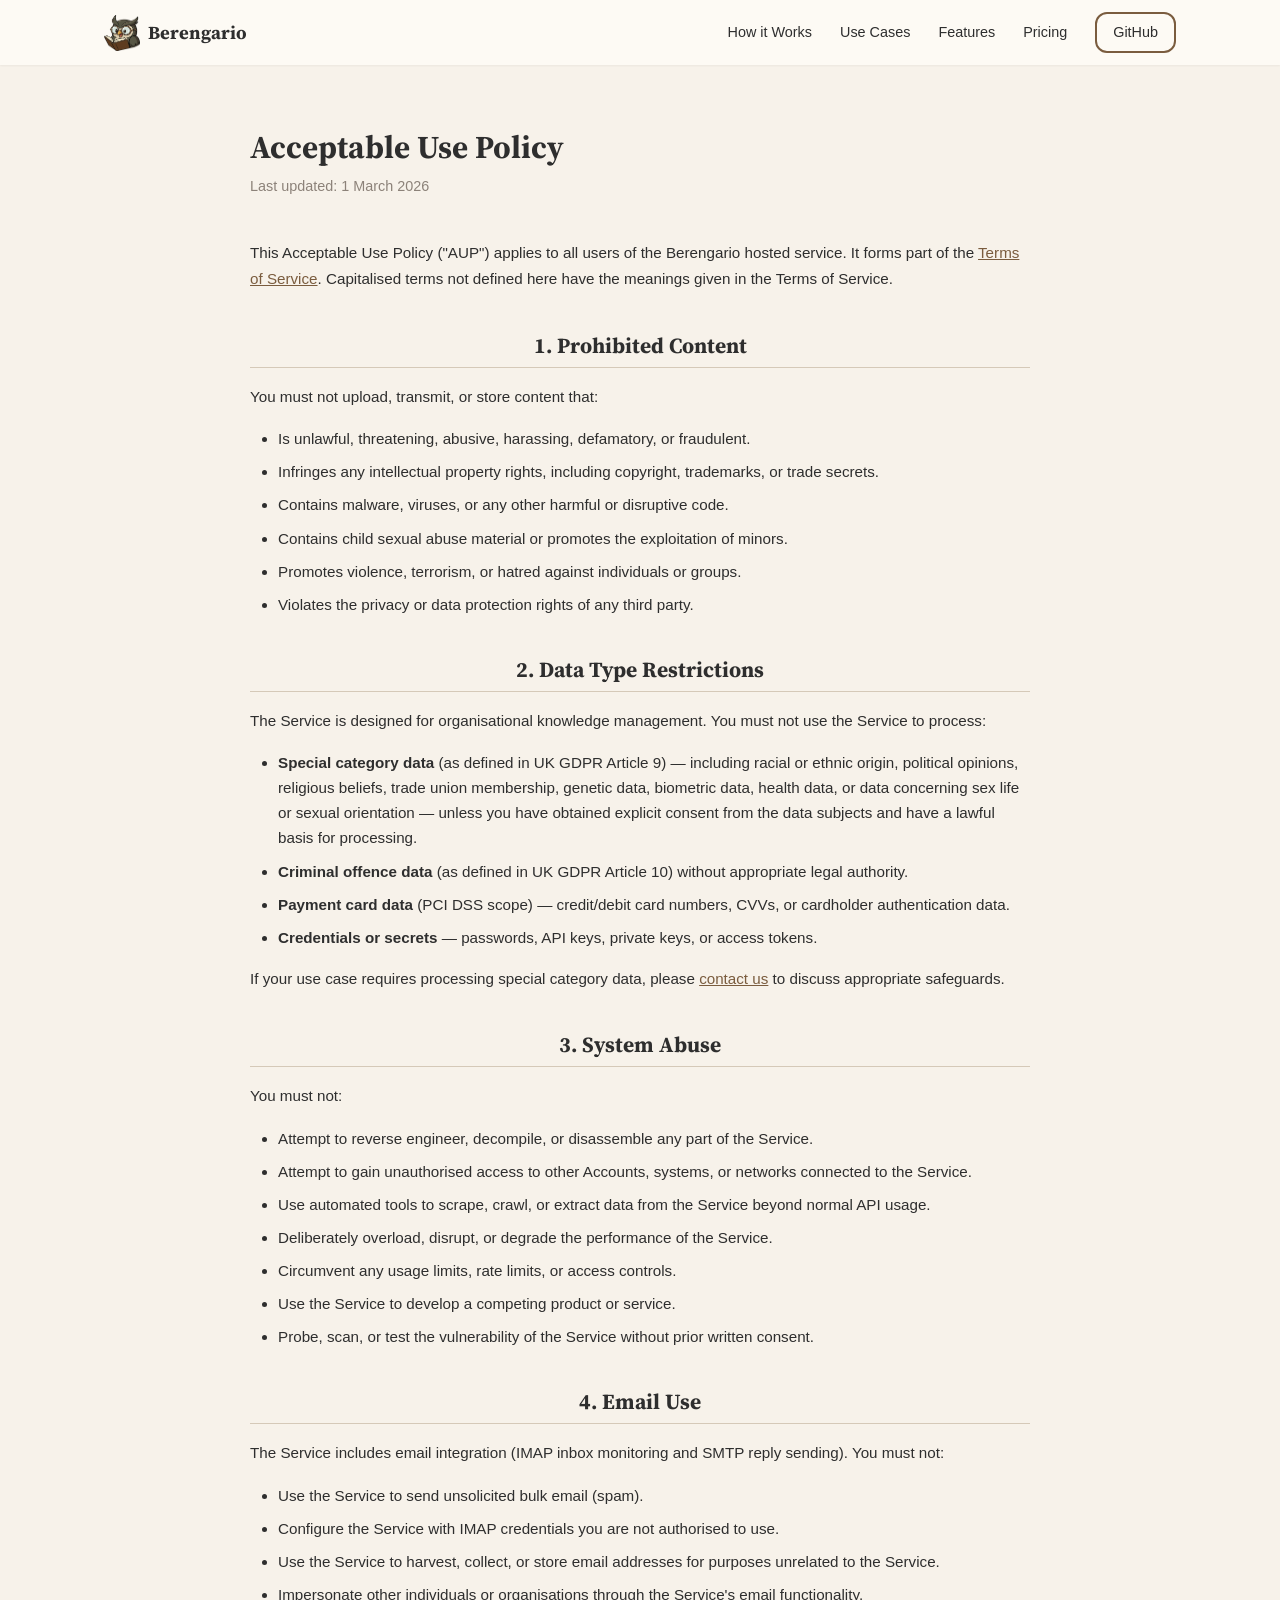
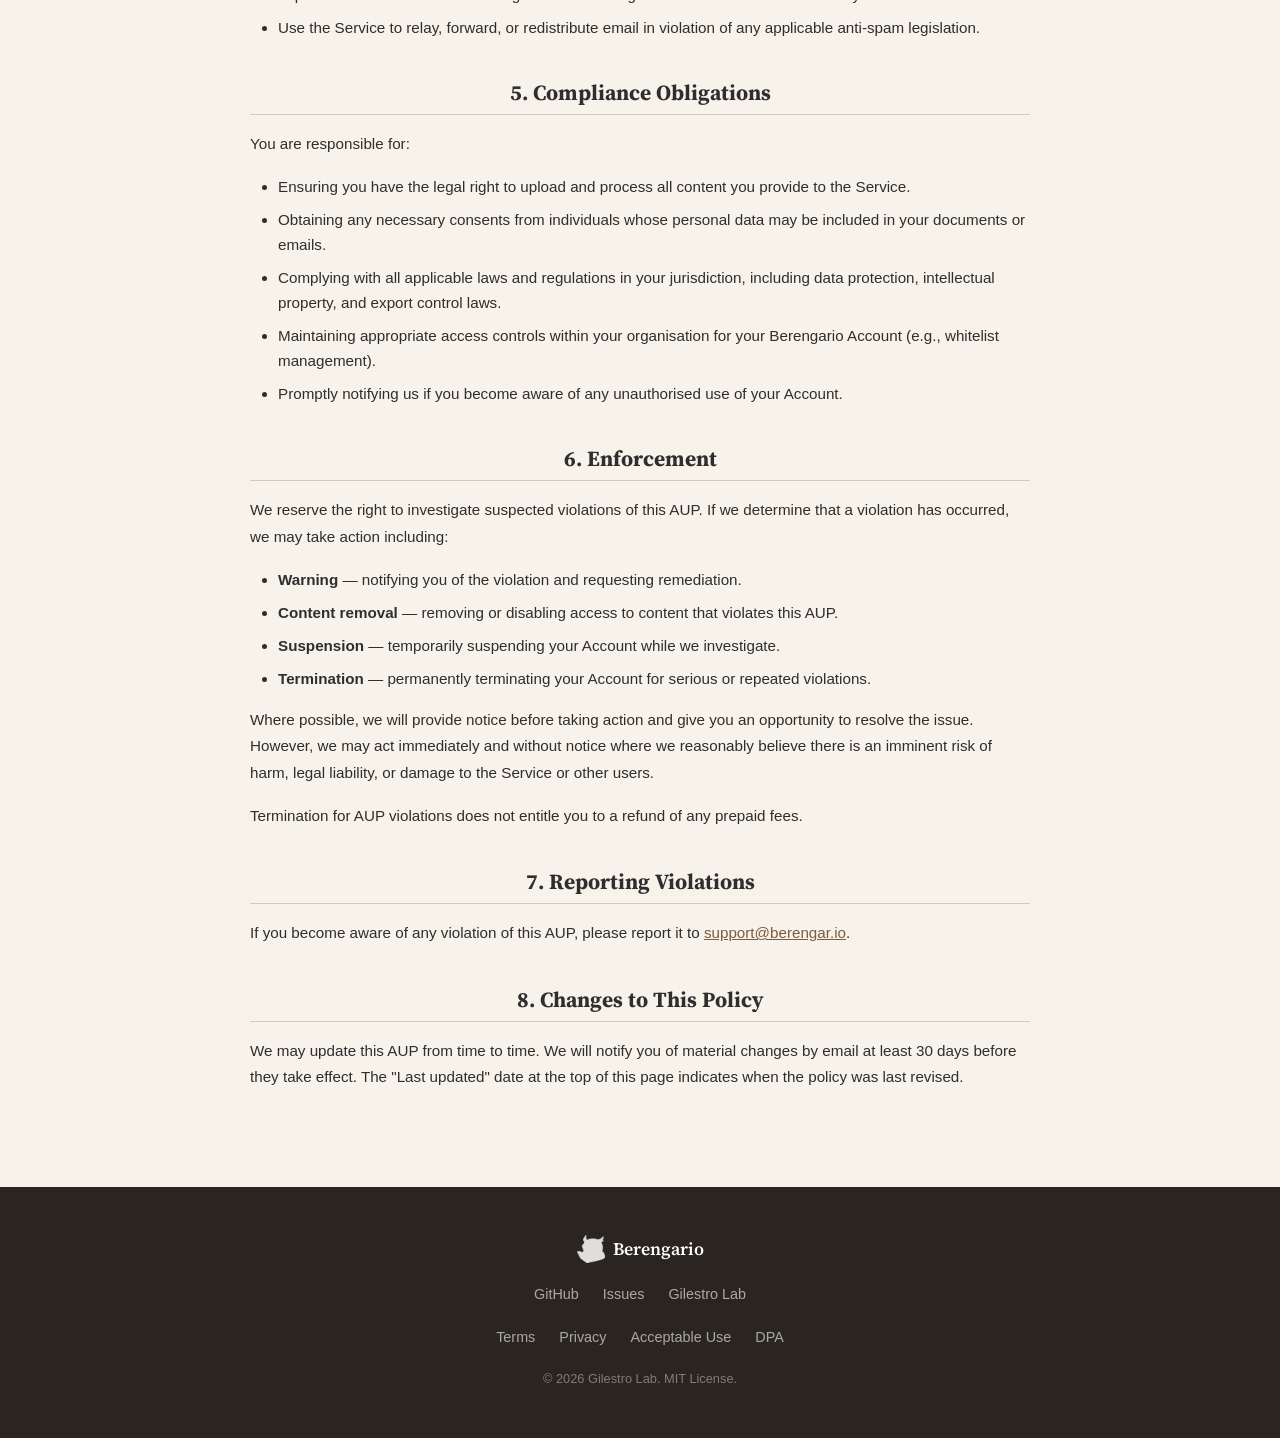
<file: aup.html>
<!DOCTYPE html>
<html lang="en">
<head>
    <meta charset="UTF-8">
    <meta name="viewport" content="width=device-width, initial-scale=1.0">
    <title>Acceptable Use Policy — Berengario</title>
    <meta name="description" content="Acceptable Use Policy for the Berengario hosted service.">
    <link rel="icon" type="image/png" href="assets/berengario_owl.png">
    <link rel="preconnect" href="https://fonts.googleapis.com">
    <link rel="preconnect" href="https://fonts.gstatic.com" crossorigin>
    <link href="https://fonts.googleapis.com/css2?family=Source+Serif+4:wght@400;600;700&display=swap" rel="stylesheet">
    <link rel="stylesheet" href="style.css">
</head>
<body>

<!-- Navigation -->
<nav class="nav scrolled" id="nav">
    <div class="nav-inner">
        <a href="/" class="nav-brand">
            <img src="assets/berengario_owl.png" alt="Berengario" class="nav-logo">
            <span class="nav-title">Berengario</span>
        </a>
        <button class="nav-toggle" id="nav-toggle" aria-label="Toggle menu">
            <span></span><span></span><span></span>
        </button>
        <div class="nav-links" id="nav-links">
            <a href="/#how-it-works">How it Works</a>
            <a href="/#use-cases">Use Cases</a>
            <a href="/#features">Features</a>
            <a href="/#pricing">Pricing</a>
            <a href="https://github.com/gilestrolab/berengario" class="btn btn-outline btn-sm">GitHub</a>
        </div>
    </div>
</nav>

<section class="section section-legal">
    <div class="container">
        <div class="legal">
            <h1>Acceptable Use Policy</h1>
            <p class="legal-updated">Last updated: 1 March 2026</p>

            <p>This Acceptable Use Policy ("AUP") applies to all users of the Berengario hosted service. It forms part of the <a href="/terms">Terms of Service</a>. Capitalised terms not defined here have the meanings given in the Terms of Service.</p>

            <h2>1. Prohibited Content</h2>
            <p>You must not upload, transmit, or store content that:</p>
            <ul>
                <li>Is unlawful, threatening, abusive, harassing, defamatory, or fraudulent.</li>
                <li>Infringes any intellectual property rights, including copyright, trademarks, or trade secrets.</li>
                <li>Contains malware, viruses, or any other harmful or disruptive code.</li>
                <li>Contains child sexual abuse material or promotes the exploitation of minors.</li>
                <li>Promotes violence, terrorism, or hatred against individuals or groups.</li>
                <li>Violates the privacy or data protection rights of any third party.</li>
            </ul>

            <h2>2. Data Type Restrictions</h2>
            <p>The Service is designed for organisational knowledge management. You must not use the Service to process:</p>
            <ul>
                <li><strong>Special category data</strong> (as defined in UK GDPR Article 9) — including racial or ethnic origin, political opinions, religious beliefs, trade union membership, genetic data, biometric data, health data, or data concerning sex life or sexual orientation — unless you have obtained explicit consent from the data subjects and have a lawful basis for processing.</li>
                <li><strong>Criminal offence data</strong> (as defined in UK GDPR Article 10) without appropriate legal authority.</li>
                <li><strong>Payment card data</strong> (PCI DSS scope) — credit/debit card numbers, CVVs, or cardholder authentication data.</li>
                <li><strong>Credentials or secrets</strong> — passwords, API keys, private keys, or access tokens.</li>
            </ul>
            <p>If your use case requires processing special category data, please <a href="mailto:support@berengar.io">contact us</a> to discuss appropriate safeguards.</p>

            <h2>3. System Abuse</h2>
            <p>You must not:</p>
            <ul>
                <li>Attempt to reverse engineer, decompile, or disassemble any part of the Service.</li>
                <li>Attempt to gain unauthorised access to other Accounts, systems, or networks connected to the Service.</li>
                <li>Use automated tools to scrape, crawl, or extract data from the Service beyond normal API usage.</li>
                <li>Deliberately overload, disrupt, or degrade the performance of the Service.</li>
                <li>Circumvent any usage limits, rate limits, or access controls.</li>
                <li>Use the Service to develop a competing product or service.</li>
                <li>Probe, scan, or test the vulnerability of the Service without prior written consent.</li>
            </ul>

            <h2>4. Email Use</h2>
            <p>The Service includes email integration (IMAP inbox monitoring and SMTP reply sending). You must not:</p>
            <ul>
                <li>Use the Service to send unsolicited bulk email (spam).</li>
                <li>Configure the Service with IMAP credentials you are not authorised to use.</li>
                <li>Use the Service to harvest, collect, or store email addresses for purposes unrelated to the Service.</li>
                <li>Impersonate other individuals or organisations through the Service's email functionality.</li>
                <li>Use the Service to relay, forward, or redistribute email in violation of any applicable anti-spam legislation.</li>
            </ul>

            <h2>5. Compliance Obligations</h2>
            <p>You are responsible for:</p>
            <ul>
                <li>Ensuring you have the legal right to upload and process all content you provide to the Service.</li>
                <li>Obtaining any necessary consents from individuals whose personal data may be included in your documents or emails.</li>
                <li>Complying with all applicable laws and regulations in your jurisdiction, including data protection, intellectual property, and export control laws.</li>
                <li>Maintaining appropriate access controls within your organisation for your Berengario Account (e.g., whitelist management).</li>
                <li>Promptly notifying us if you become aware of any unauthorised use of your Account.</li>
            </ul>

            <h2>6. Enforcement</h2>
            <p>We reserve the right to investigate suspected violations of this AUP. If we determine that a violation has occurred, we may take action including:</p>
            <ul>
                <li><strong>Warning</strong> — notifying you of the violation and requesting remediation.</li>
                <li><strong>Content removal</strong> — removing or disabling access to content that violates this AUP.</li>
                <li><strong>Suspension</strong> — temporarily suspending your Account while we investigate.</li>
                <li><strong>Termination</strong> — permanently terminating your Account for serious or repeated violations.</li>
            </ul>
            <p>Where possible, we will provide notice before taking action and give you an opportunity to resolve the issue. However, we may act immediately and without notice where we reasonably believe there is an imminent risk of harm, legal liability, or damage to the Service or other users.</p>
            <p>Termination for AUP violations does not entitle you to a refund of any prepaid fees.</p>

            <h2>7. Reporting Violations</h2>
            <p>If you become aware of any violation of this AUP, please report it to <a href="mailto:support@berengar.io">support@berengar.io</a>.</p>

            <h2>8. Changes to This Policy</h2>
            <p>We may update this AUP from time to time. We will notify you of material changes by email at least 30 days before they take effect. The "Last updated" date at the top of this page indicates when the policy was last revised.</p>
        </div>
    </div>
</section>

<!-- Footer -->
<footer class="footer">
    <div class="container footer-inner">
        <div class="footer-brand">
            <img src="assets/berengario_owl.png" alt="" class="footer-logo">
            <span>Berengario</span>
        </div>
        <div class="footer-links">
            <a href="https://github.com/gilestrolab/berengario">GitHub</a>
            <a href="https://github.com/gilestrolab/berengario/issues">Issues</a>
            <a href="https://lab.gilest.ro">Gilestro Lab</a>
        </div>
        <div class="footer-links footer-legal">
            <a href="/terms">Terms</a>
            <a href="/privacy">Privacy</a>
            <a href="/aup">Acceptable Use</a>
            <a href="/dpa">DPA</a>
        </div>
        <p class="footer-copy">&copy; 2026 Gilestro Lab. MIT License.</p>
    </div>
</footer>

<script>
const toggle = document.getElementById('nav-toggle');
const links = document.getElementById('nav-links');
toggle.addEventListener('click', () => {
    links.classList.toggle('open');
    toggle.classList.toggle('open');
});
links.querySelectorAll('a').forEach(a => {
    a.addEventListener('click', () => {
        links.classList.remove('open');
        toggle.classList.remove('open');
    });
});
</script>

</body>
</html>
</file>
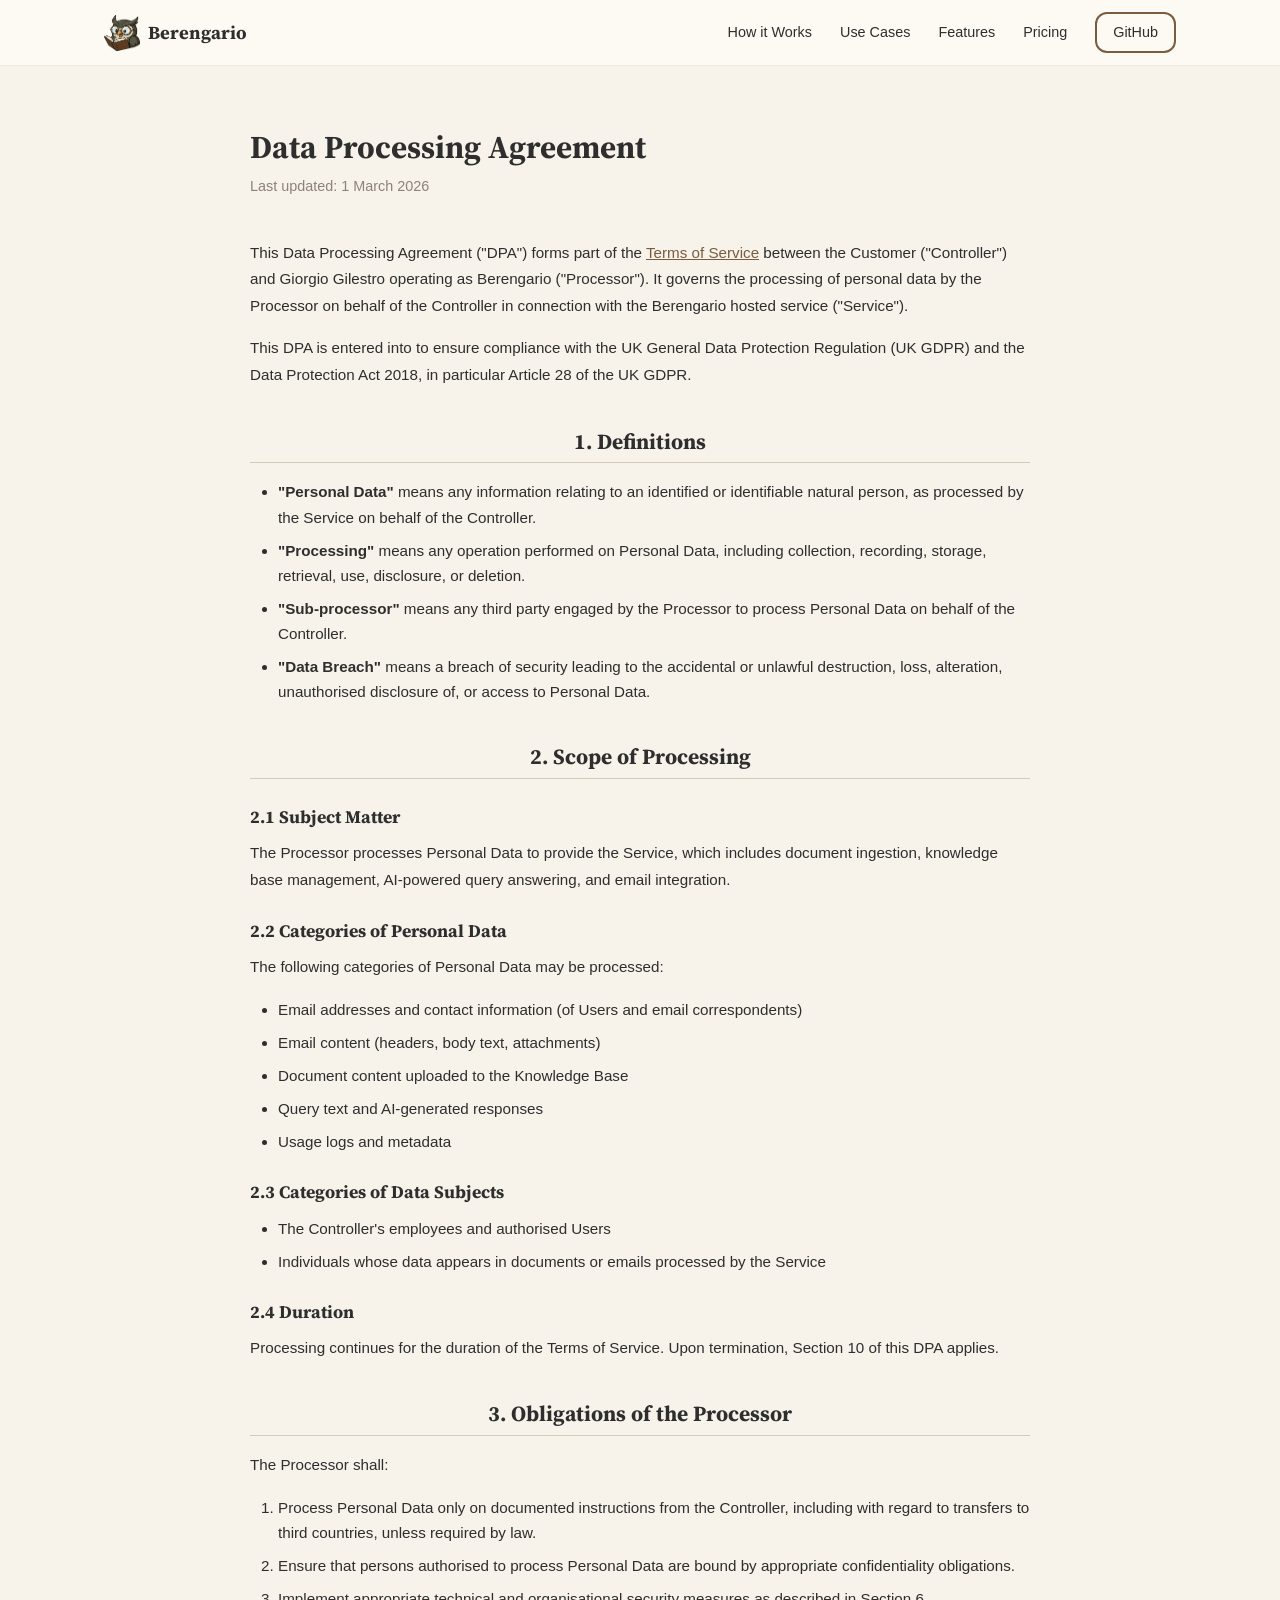
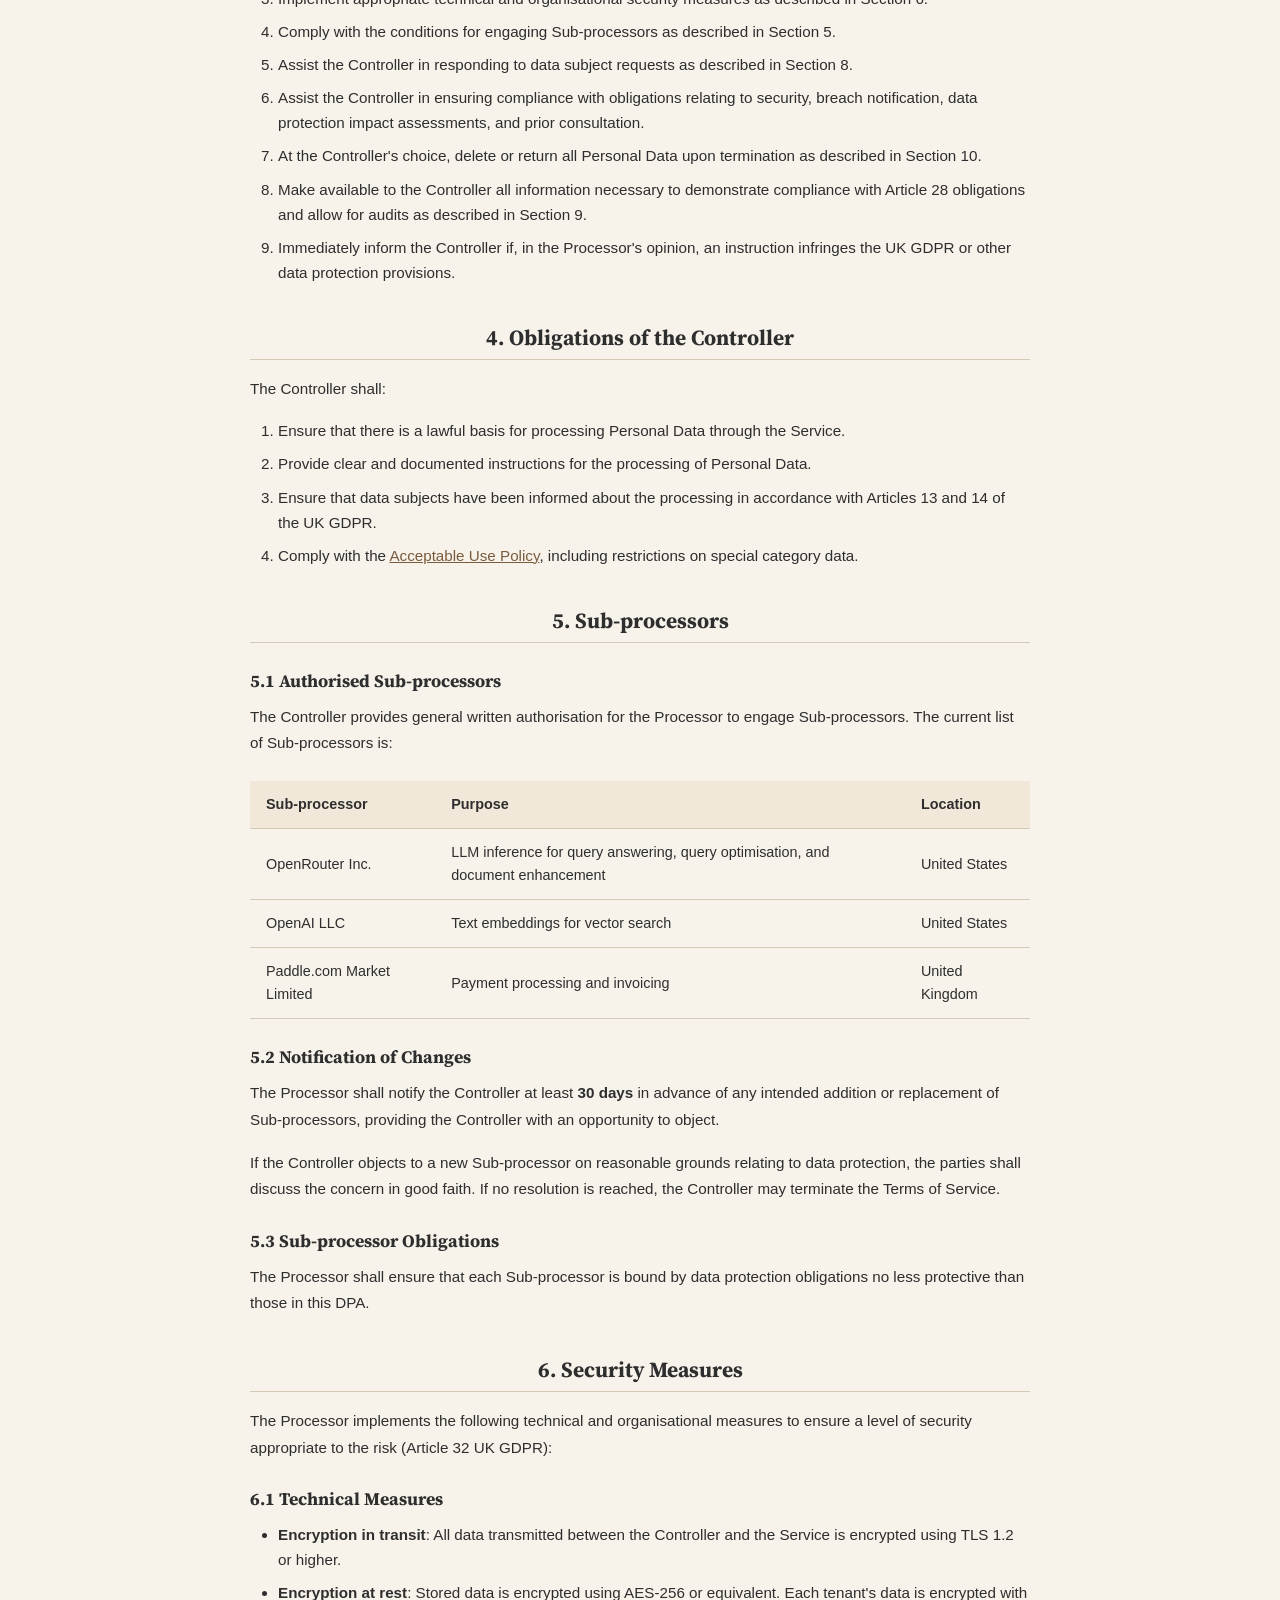
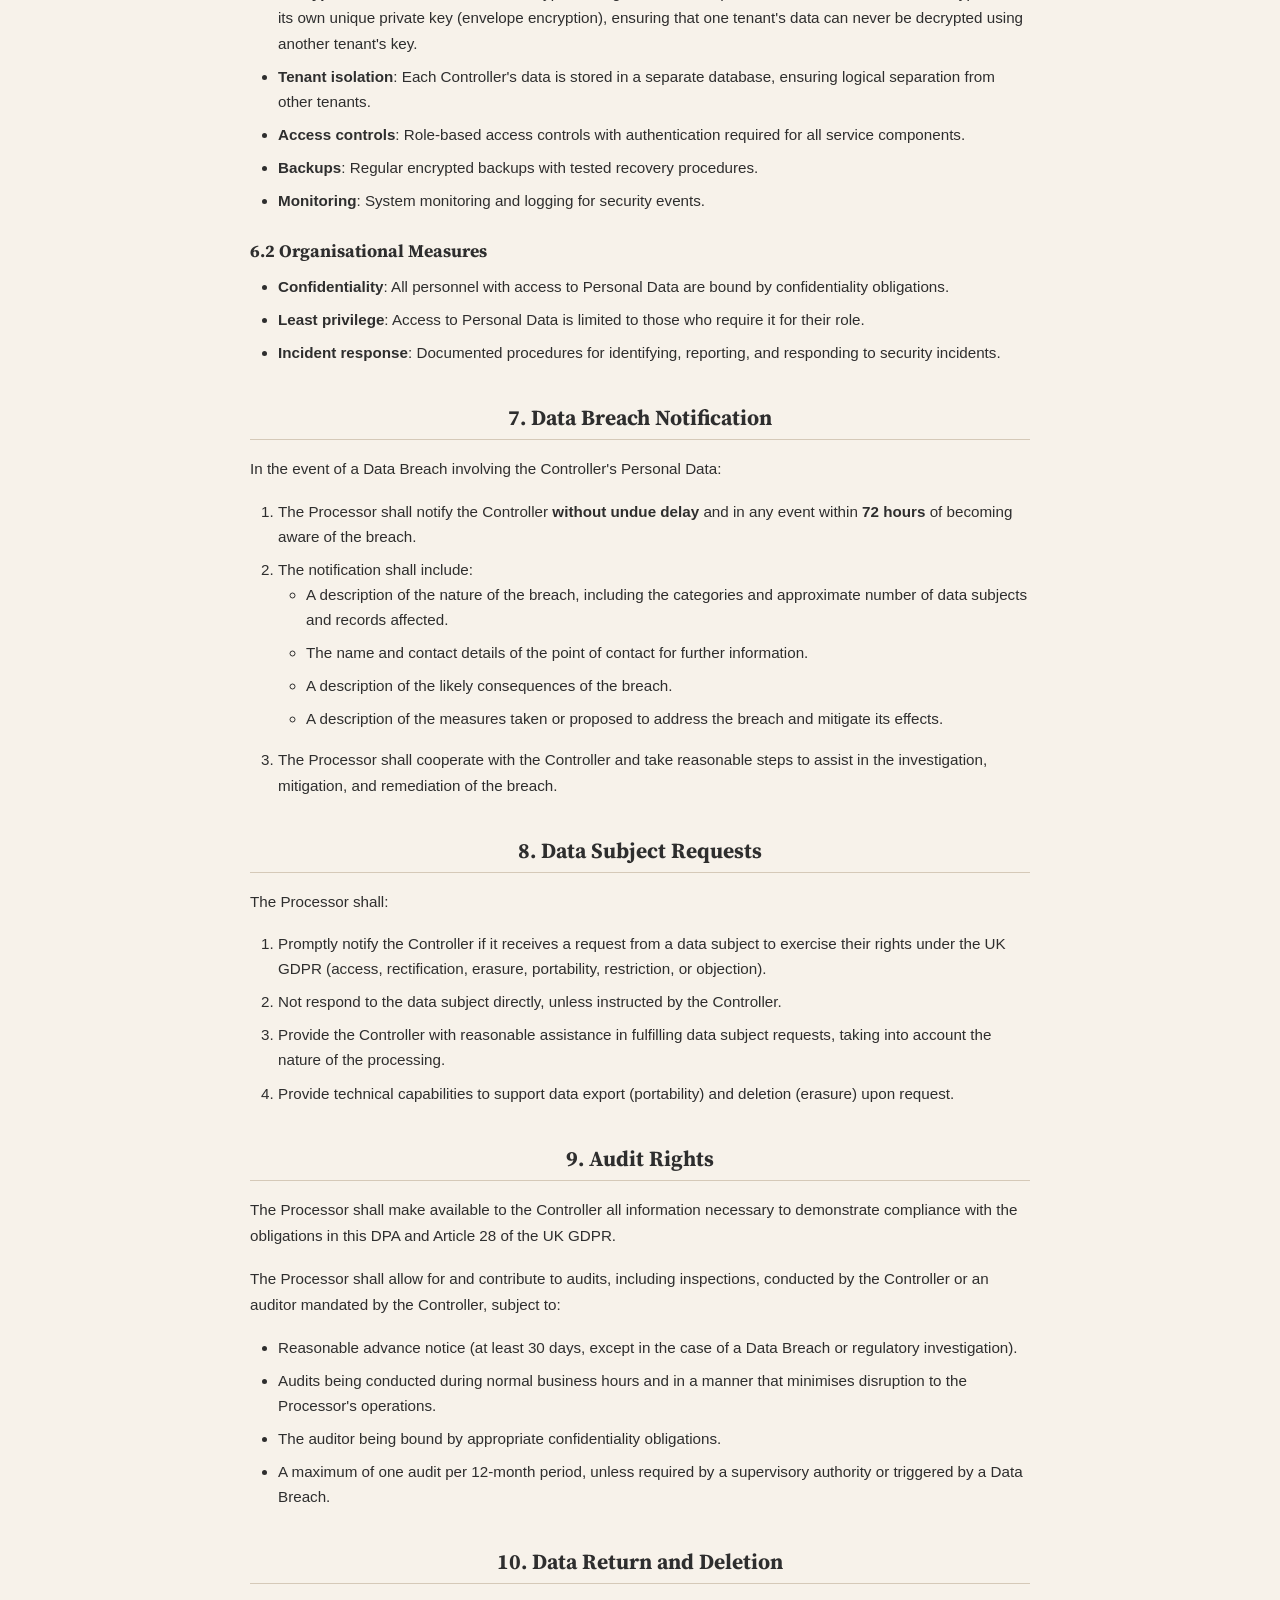
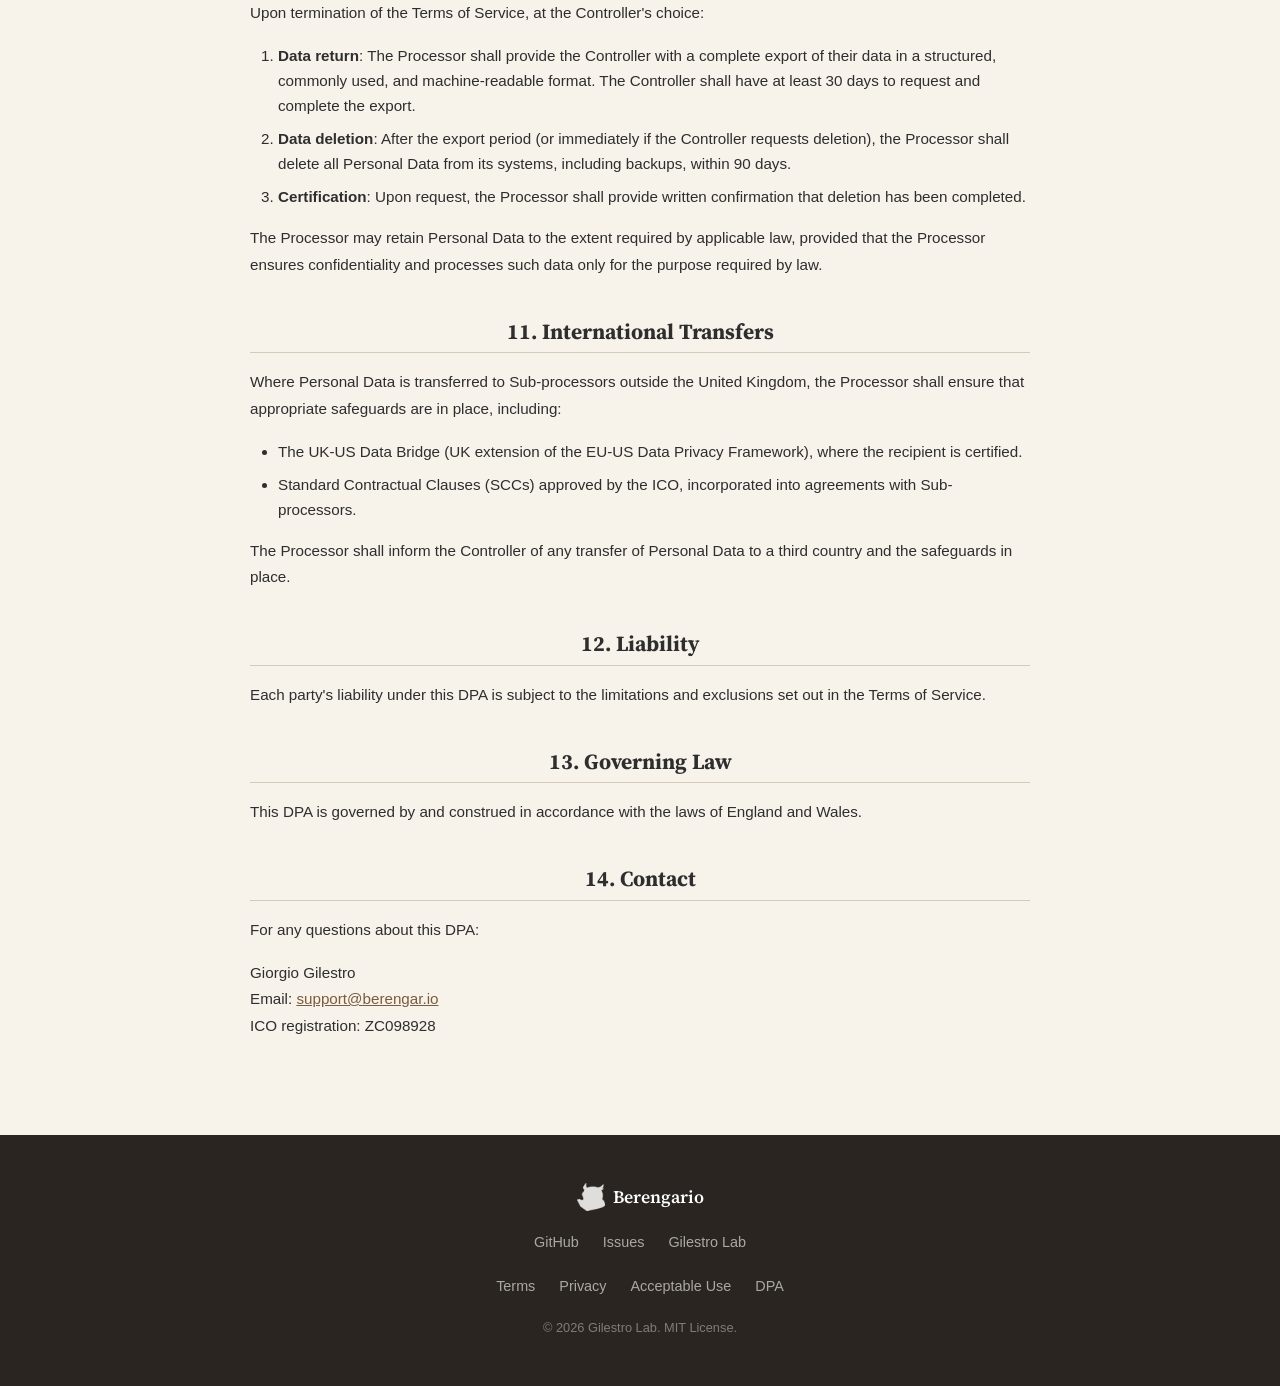
<file: dpa.html>
<!DOCTYPE html>
<html lang="en">
<head>
    <meta charset="UTF-8">
    <meta name="viewport" content="width=device-width, initial-scale=1.0">
    <title>Data Processing Agreement — Berengario</title>
    <meta name="description" content="Data Processing Agreement for the Berengario hosted service.">
    <link rel="icon" type="image/png" href="assets/berengario_owl.png">
    <link rel="preconnect" href="https://fonts.googleapis.com">
    <link rel="preconnect" href="https://fonts.gstatic.com" crossorigin>
    <link href="https://fonts.googleapis.com/css2?family=Source+Serif+4:wght@400;600;700&display=swap" rel="stylesheet">
    <link rel="stylesheet" href="style.css">
</head>
<body>

<!-- Navigation -->
<nav class="nav scrolled" id="nav">
    <div class="nav-inner">
        <a href="/" class="nav-brand">
            <img src="assets/berengario_owl.png" alt="Berengario" class="nav-logo">
            <span class="nav-title">Berengario</span>
        </a>
        <button class="nav-toggle" id="nav-toggle" aria-label="Toggle menu">
            <span></span><span></span><span></span>
        </button>
        <div class="nav-links" id="nav-links">
            <a href="/#how-it-works">How it Works</a>
            <a href="/#use-cases">Use Cases</a>
            <a href="/#features">Features</a>
            <a href="/#pricing">Pricing</a>
            <a href="https://github.com/gilestrolab/berengario" class="btn btn-outline btn-sm">GitHub</a>
        </div>
    </div>
</nav>

<section class="section section-legal">
    <div class="container">
        <div class="legal">
            <h1>Data Processing Agreement</h1>
            <p class="legal-updated">Last updated: 1 March 2026</p>

            <p>This Data Processing Agreement ("DPA") forms part of the <a href="/terms">Terms of Service</a> between the Customer ("Controller") and Giorgio Gilestro operating as Berengario ("Processor"). It governs the processing of personal data by the Processor on behalf of the Controller in connection with the Berengario hosted service ("Service").</p>
            <p>This DPA is entered into to ensure compliance with the UK General Data Protection Regulation (UK GDPR) and the Data Protection Act 2018, in particular Article 28 of the UK GDPR.</p>

            <h2>1. Definitions</h2>
            <ul>
                <li><strong>"Personal Data"</strong> means any information relating to an identified or identifiable natural person, as processed by the Service on behalf of the Controller.</li>
                <li><strong>"Processing"</strong> means any operation performed on Personal Data, including collection, recording, storage, retrieval, use, disclosure, or deletion.</li>
                <li><strong>"Sub-processor"</strong> means any third party engaged by the Processor to process Personal Data on behalf of the Controller.</li>
                <li><strong>"Data Breach"</strong> means a breach of security leading to the accidental or unlawful destruction, loss, alteration, unauthorised disclosure of, or access to Personal Data.</li>
            </ul>

            <h2>2. Scope of Processing</h2>

            <h3>2.1 Subject Matter</h3>
            <p>The Processor processes Personal Data to provide the Service, which includes document ingestion, knowledge base management, AI-powered query answering, and email integration.</p>

            <h3>2.2 Categories of Personal Data</h3>
            <p>The following categories of Personal Data may be processed:</p>
            <ul>
                <li>Email addresses and contact information (of Users and email correspondents)</li>
                <li>Email content (headers, body text, attachments)</li>
                <li>Document content uploaded to the Knowledge Base</li>
                <li>Query text and AI-generated responses</li>
                <li>Usage logs and metadata</li>
            </ul>

            <h3>2.3 Categories of Data Subjects</h3>
            <ul>
                <li>The Controller's employees and authorised Users</li>
                <li>Individuals whose data appears in documents or emails processed by the Service</li>
            </ul>

            <h3>2.4 Duration</h3>
            <p>Processing continues for the duration of the Terms of Service. Upon termination, Section 10 of this DPA applies.</p>

            <h2>3. Obligations of the Processor</h2>
            <p>The Processor shall:</p>
            <ol>
                <li>Process Personal Data only on documented instructions from the Controller, including with regard to transfers to third countries, unless required by law.</li>
                <li>Ensure that persons authorised to process Personal Data are bound by appropriate confidentiality obligations.</li>
                <li>Implement appropriate technical and organisational security measures as described in Section 6.</li>
                <li>Comply with the conditions for engaging Sub-processors as described in Section 5.</li>
                <li>Assist the Controller in responding to data subject requests as described in Section 8.</li>
                <li>Assist the Controller in ensuring compliance with obligations relating to security, breach notification, data protection impact assessments, and prior consultation.</li>
                <li>At the Controller's choice, delete or return all Personal Data upon termination as described in Section 10.</li>
                <li>Make available to the Controller all information necessary to demonstrate compliance with Article 28 obligations and allow for audits as described in Section 9.</li>
                <li>Immediately inform the Controller if, in the Processor's opinion, an instruction infringes the UK GDPR or other data protection provisions.</li>
            </ol>

            <h2>4. Obligations of the Controller</h2>
            <p>The Controller shall:</p>
            <ol>
                <li>Ensure that there is a lawful basis for processing Personal Data through the Service.</li>
                <li>Provide clear and documented instructions for the processing of Personal Data.</li>
                <li>Ensure that data subjects have been informed about the processing in accordance with Articles 13 and 14 of the UK GDPR.</li>
                <li>Comply with the <a href="/aup">Acceptable Use Policy</a>, including restrictions on special category data.</li>
            </ol>

            <h2>5. Sub-processors</h2>

            <h3>5.1 Authorised Sub-processors</h3>
            <p>The Controller provides general written authorisation for the Processor to engage Sub-processors. The current list of Sub-processors is:</p>
            <table>
                <thead>
                    <tr>
                        <th>Sub-processor</th>
                        <th>Purpose</th>
                        <th>Location</th>
                    </tr>
                </thead>
                <tbody>
                    <tr>
                        <td>OpenRouter Inc.</td>
                        <td>LLM inference for query answering, query optimisation, and document enhancement</td>
                        <td>United States</td>
                    </tr>
                    <tr>
                        <td>OpenAI LLC</td>
                        <td>Text embeddings for vector search</td>
                        <td>United States</td>
                    </tr>
                    <tr>
                        <td>Paddle.com Market Limited</td>
                        <td>Payment processing and invoicing</td>
                        <td>United Kingdom</td>
                    </tr>
                </tbody>
            </table>

            <h3>5.2 Notification of Changes</h3>
            <p>The Processor shall notify the Controller at least <strong>30 days</strong> in advance of any intended addition or replacement of Sub-processors, providing the Controller with an opportunity to object.</p>
            <p>If the Controller objects to a new Sub-processor on reasonable grounds relating to data protection, the parties shall discuss the concern in good faith. If no resolution is reached, the Controller may terminate the Terms of Service.</p>

            <h3>5.3 Sub-processor Obligations</h3>
            <p>The Processor shall ensure that each Sub-processor is bound by data protection obligations no less protective than those in this DPA.</p>

            <h2>6. Security Measures</h2>
            <p>The Processor implements the following technical and organisational measures to ensure a level of security appropriate to the risk (Article 32 UK GDPR):</p>

            <h3>6.1 Technical Measures</h3>
            <ul>
                <li><strong>Encryption in transit</strong>: All data transmitted between the Controller and the Service is encrypted using TLS 1.2 or higher.</li>
                <li><strong>Encryption at rest</strong>: Stored data is encrypted using AES-256 or equivalent. Each tenant's data is encrypted with its own unique private key (envelope encryption), ensuring that one tenant's data can never be decrypted using another tenant's key.</li>
                <li><strong>Tenant isolation</strong>: Each Controller's data is stored in a separate database, ensuring logical separation from other tenants.</li>
                <li><strong>Access controls</strong>: Role-based access controls with authentication required for all service components.</li>
                <li><strong>Backups</strong>: Regular encrypted backups with tested recovery procedures.</li>
                <li><strong>Monitoring</strong>: System monitoring and logging for security events.</li>
            </ul>

            <h3>6.2 Organisational Measures</h3>
            <ul>
                <li><strong>Confidentiality</strong>: All personnel with access to Personal Data are bound by confidentiality obligations.</li>
                <li><strong>Least privilege</strong>: Access to Personal Data is limited to those who require it for their role.</li>
                <li><strong>Incident response</strong>: Documented procedures for identifying, reporting, and responding to security incidents.</li>
            </ul>

            <h2>7. Data Breach Notification</h2>
            <p>In the event of a Data Breach involving the Controller's Personal Data:</p>
            <ol>
                <li>The Processor shall notify the Controller <strong>without undue delay</strong> and in any event within <strong>72 hours</strong> of becoming aware of the breach.</li>
                <li>The notification shall include:
                    <ul>
                        <li>A description of the nature of the breach, including the categories and approximate number of data subjects and records affected.</li>
                        <li>The name and contact details of the point of contact for further information.</li>
                        <li>A description of the likely consequences of the breach.</li>
                        <li>A description of the measures taken or proposed to address the breach and mitigate its effects.</li>
                    </ul>
                </li>
                <li>The Processor shall cooperate with the Controller and take reasonable steps to assist in the investigation, mitigation, and remediation of the breach.</li>
            </ol>

            <h2>8. Data Subject Requests</h2>
            <p>The Processor shall:</p>
            <ol>
                <li>Promptly notify the Controller if it receives a request from a data subject to exercise their rights under the UK GDPR (access, rectification, erasure, portability, restriction, or objection).</li>
                <li>Not respond to the data subject directly, unless instructed by the Controller.</li>
                <li>Provide the Controller with reasonable assistance in fulfilling data subject requests, taking into account the nature of the processing.</li>
                <li>Provide technical capabilities to support data export (portability) and deletion (erasure) upon request.</li>
            </ol>

            <h2>9. Audit Rights</h2>
            <p>The Processor shall make available to the Controller all information necessary to demonstrate compliance with the obligations in this DPA and Article 28 of the UK GDPR.</p>
            <p>The Processor shall allow for and contribute to audits, including inspections, conducted by the Controller or an auditor mandated by the Controller, subject to:</p>
            <ul>
                <li>Reasonable advance notice (at least 30 days, except in the case of a Data Breach or regulatory investigation).</li>
                <li>Audits being conducted during normal business hours and in a manner that minimises disruption to the Processor's operations.</li>
                <li>The auditor being bound by appropriate confidentiality obligations.</li>
                <li>A maximum of one audit per 12-month period, unless required by a supervisory authority or triggered by a Data Breach.</li>
            </ul>

            <h2>10. Data Return and Deletion</h2>
            <p>Upon termination of the Terms of Service, at the Controller's choice:</p>
            <ol>
                <li><strong>Data return</strong>: The Processor shall provide the Controller with a complete export of their data in a structured, commonly used, and machine-readable format. The Controller shall have at least 30 days to request and complete the export.</li>
                <li><strong>Data deletion</strong>: After the export period (or immediately if the Controller requests deletion), the Processor shall delete all Personal Data from its systems, including backups, within 90 days.</li>
                <li><strong>Certification</strong>: Upon request, the Processor shall provide written confirmation that deletion has been completed.</li>
            </ol>
            <p>The Processor may retain Personal Data to the extent required by applicable law, provided that the Processor ensures confidentiality and processes such data only for the purpose required by law.</p>

            <h2>11. International Transfers</h2>
            <p>Where Personal Data is transferred to Sub-processors outside the United Kingdom, the Processor shall ensure that appropriate safeguards are in place, including:</p>
            <ul>
                <li>The UK-US Data Bridge (UK extension of the EU-US Data Privacy Framework), where the recipient is certified.</li>
                <li>Standard Contractual Clauses (SCCs) approved by the ICO, incorporated into agreements with Sub-processors.</li>
            </ul>
            <p>The Processor shall inform the Controller of any transfer of Personal Data to a third country and the safeguards in place.</p>

            <h2>12. Liability</h2>
            <p>Each party's liability under this DPA is subject to the limitations and exclusions set out in the Terms of Service.</p>

            <h2>13. Governing Law</h2>
            <p>This DPA is governed by and construed in accordance with the laws of England and Wales.</p>

            <h2>14. Contact</h2>
            <p>For any questions about this DPA:</p>
            <p>
                Giorgio Gilestro<br>
                Email: <a href="mailto:support@berengar.io">support@berengar.io</a><br>
                ICO registration: ZC098928
            </p>
        </div>
    </div>
</section>

<!-- Footer -->
<footer class="footer">
    <div class="container footer-inner">
        <div class="footer-brand">
            <img src="assets/berengario_owl.png" alt="" class="footer-logo">
            <span>Berengario</span>
        </div>
        <div class="footer-links">
            <a href="https://github.com/gilestrolab/berengario">GitHub</a>
            <a href="https://github.com/gilestrolab/berengario/issues">Issues</a>
            <a href="https://lab.gilest.ro">Gilestro Lab</a>
        </div>
        <div class="footer-links footer-legal">
            <a href="/terms">Terms</a>
            <a href="/privacy">Privacy</a>
            <a href="/aup">Acceptable Use</a>
            <a href="/dpa">DPA</a>
        </div>
        <p class="footer-copy">&copy; 2026 Gilestro Lab. MIT License.</p>
    </div>
</footer>

<script>
const toggle = document.getElementById('nav-toggle');
const links = document.getElementById('nav-links');
toggle.addEventListener('click', () => {
    links.classList.toggle('open');
    toggle.classList.toggle('open');
});
links.querySelectorAll('a').forEach(a => {
    a.addEventListener('click', () => {
        links.classList.remove('open');
        toggle.classList.remove('open');
    });
});
</script>

</body>
</html>
</file>
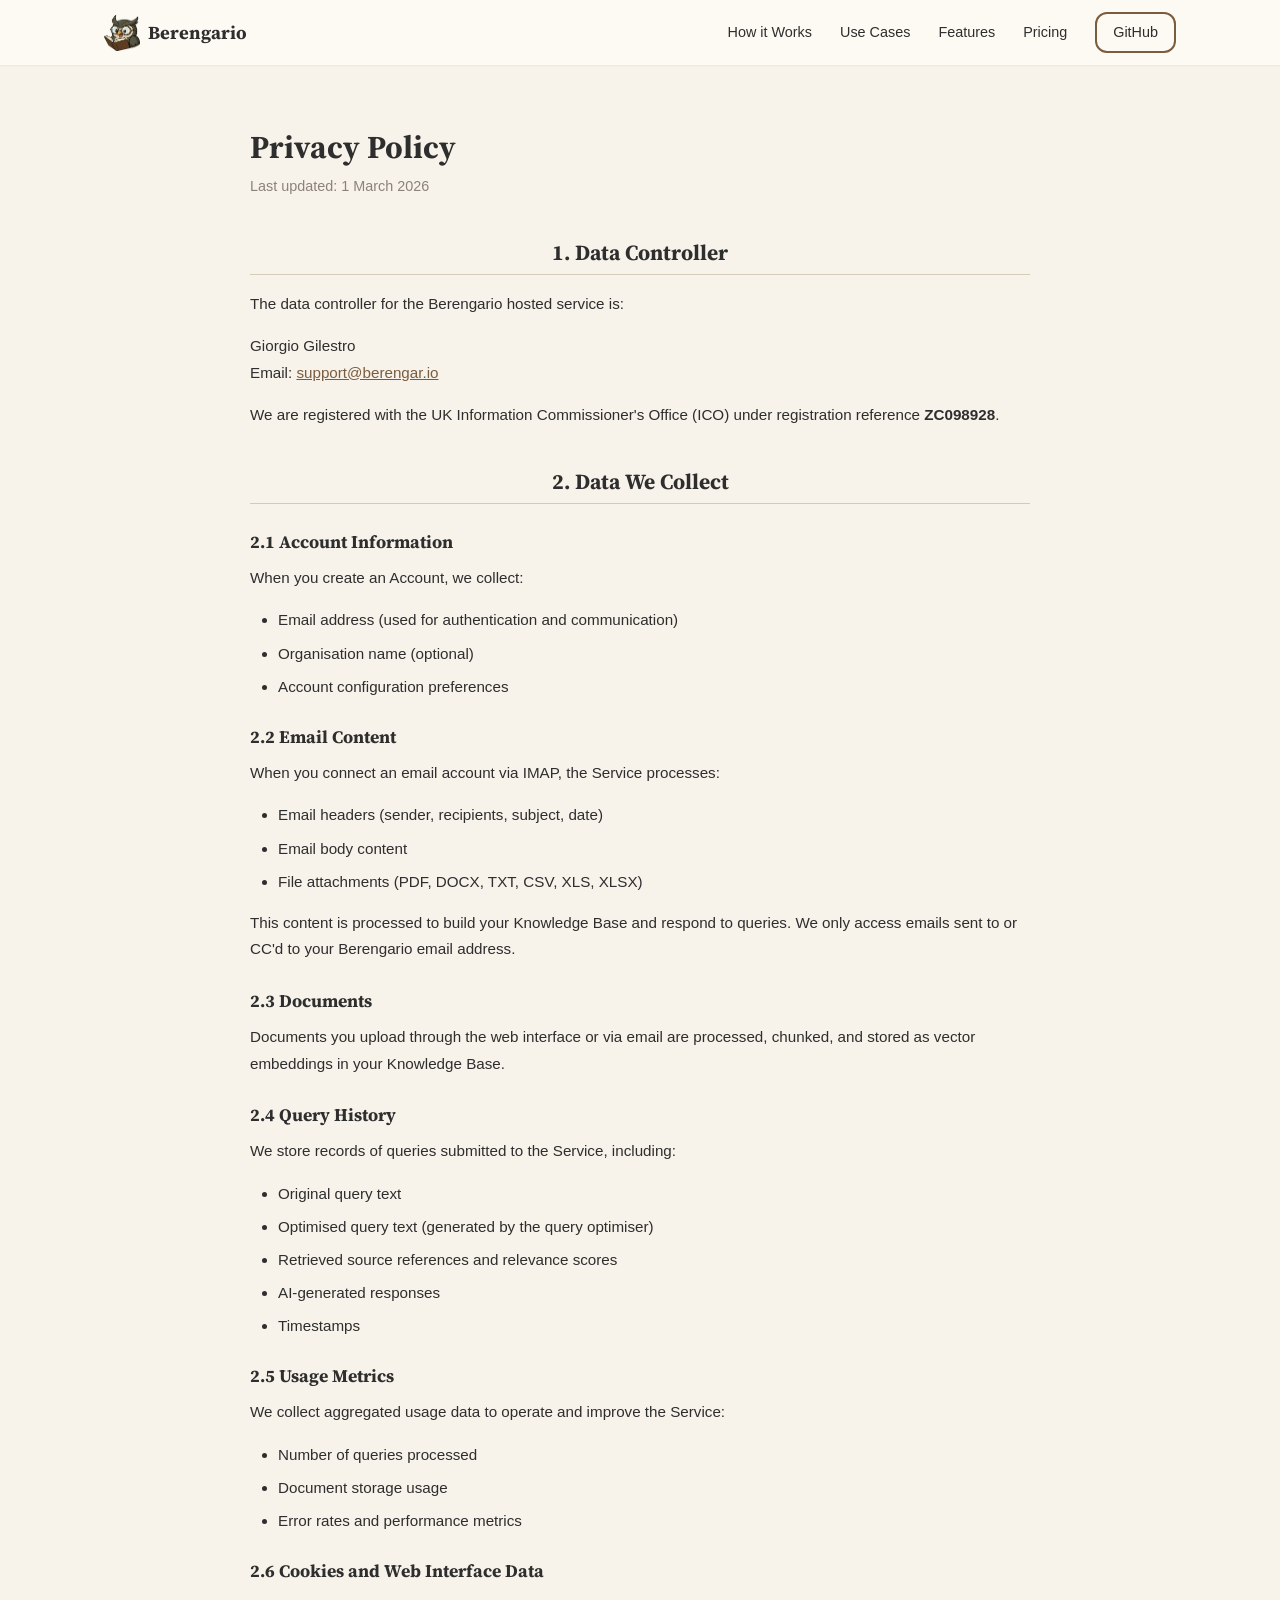
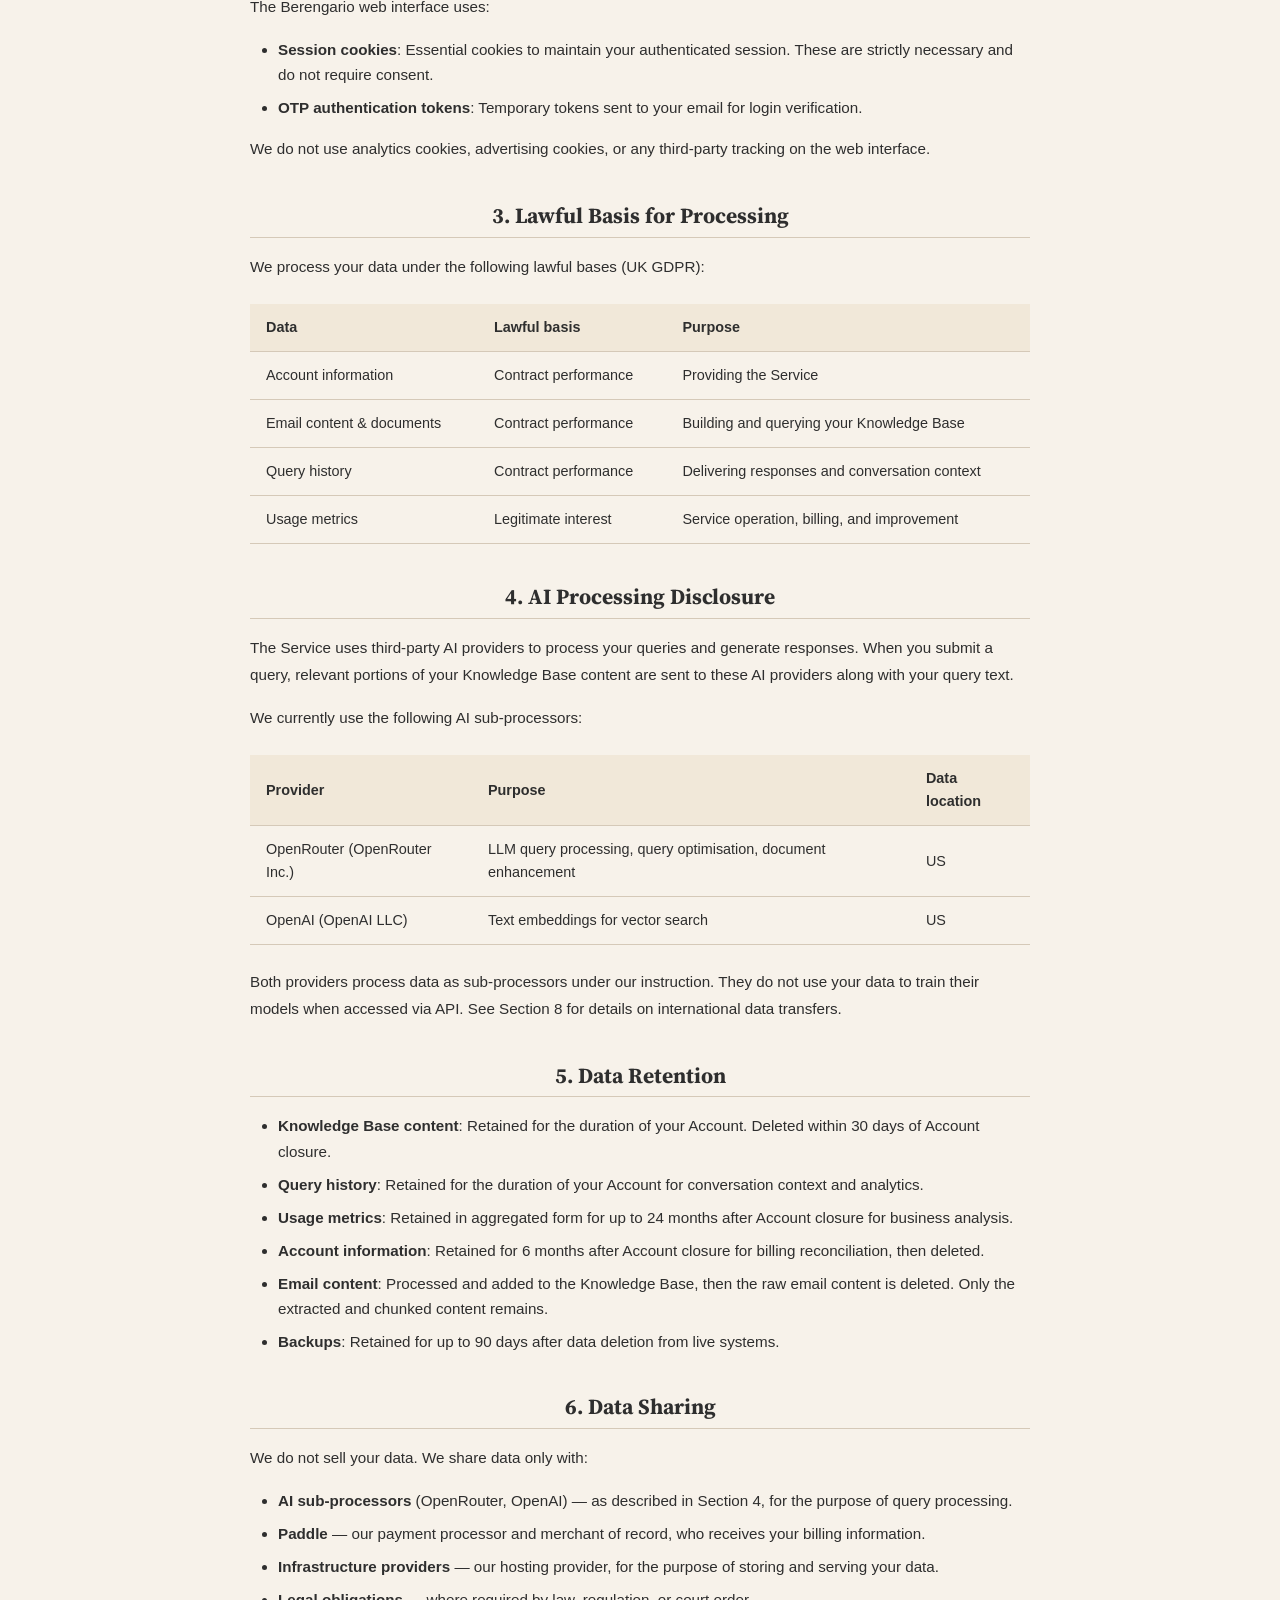
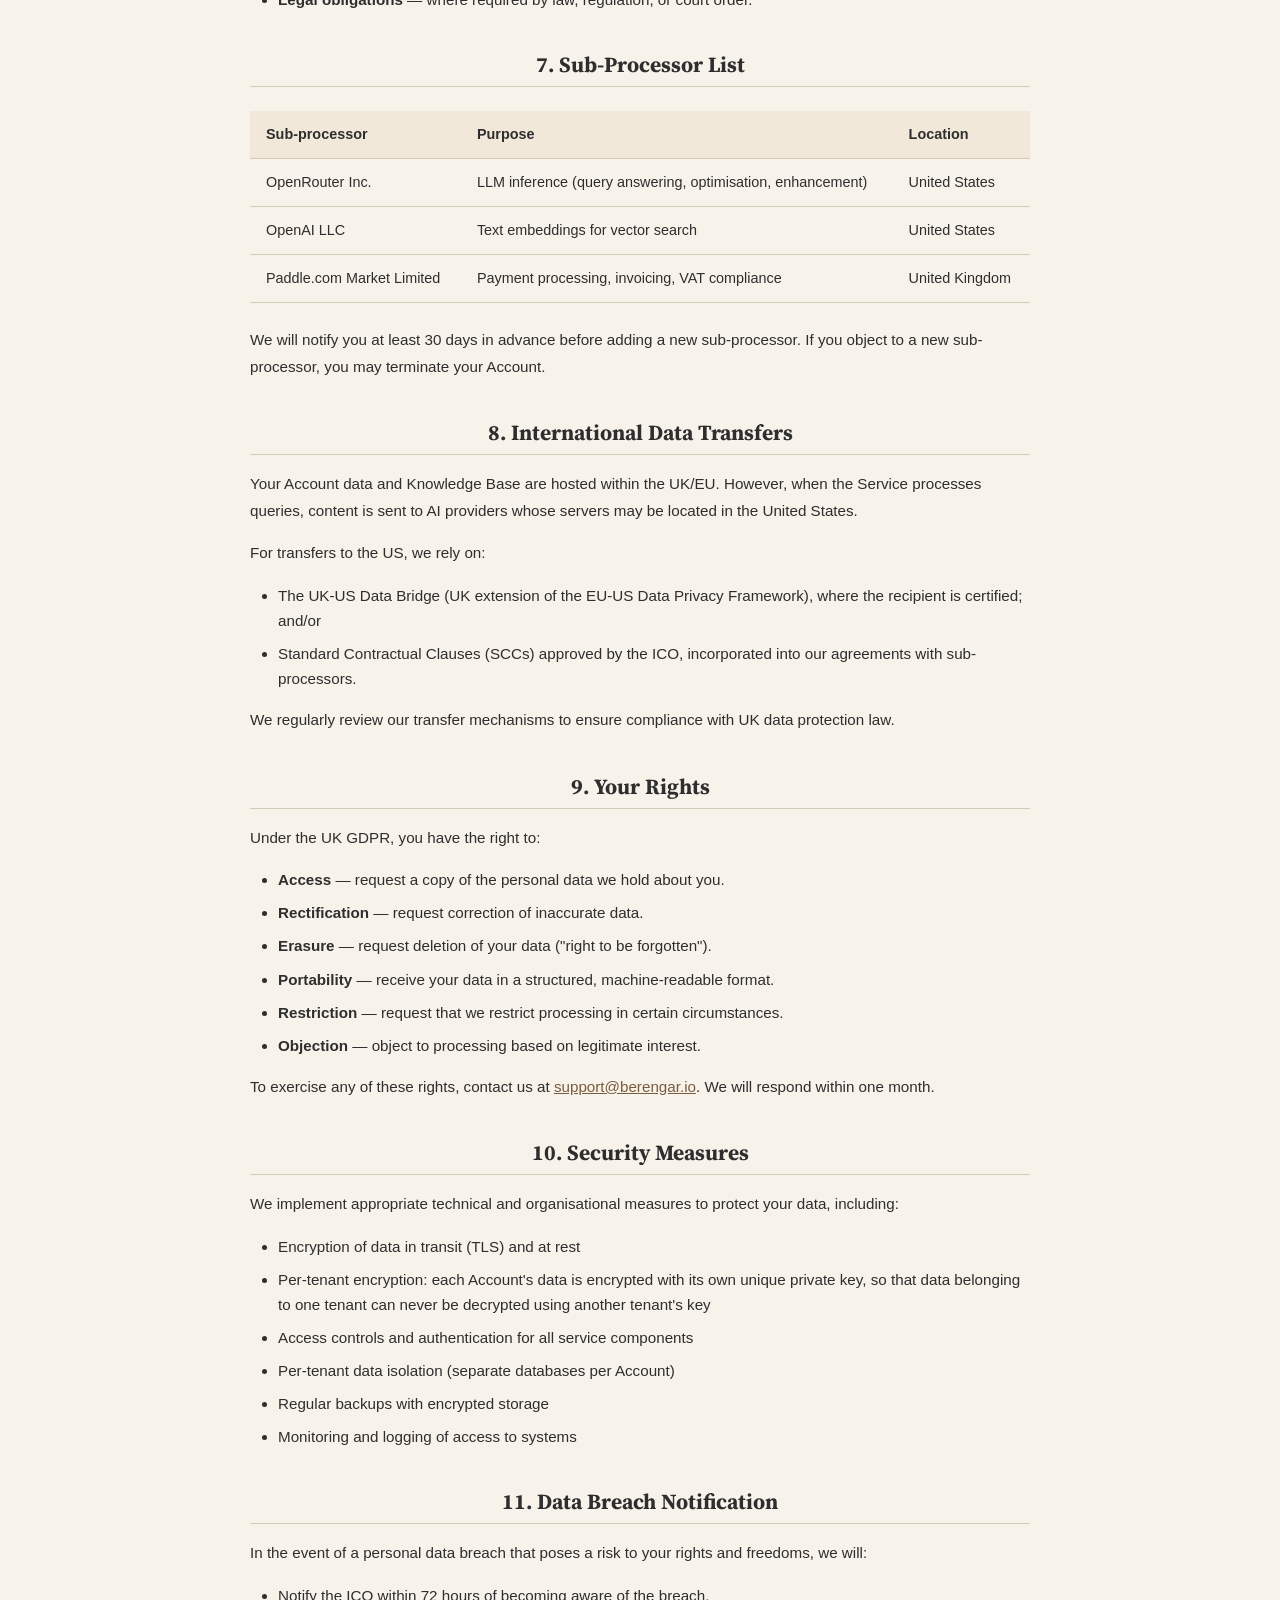
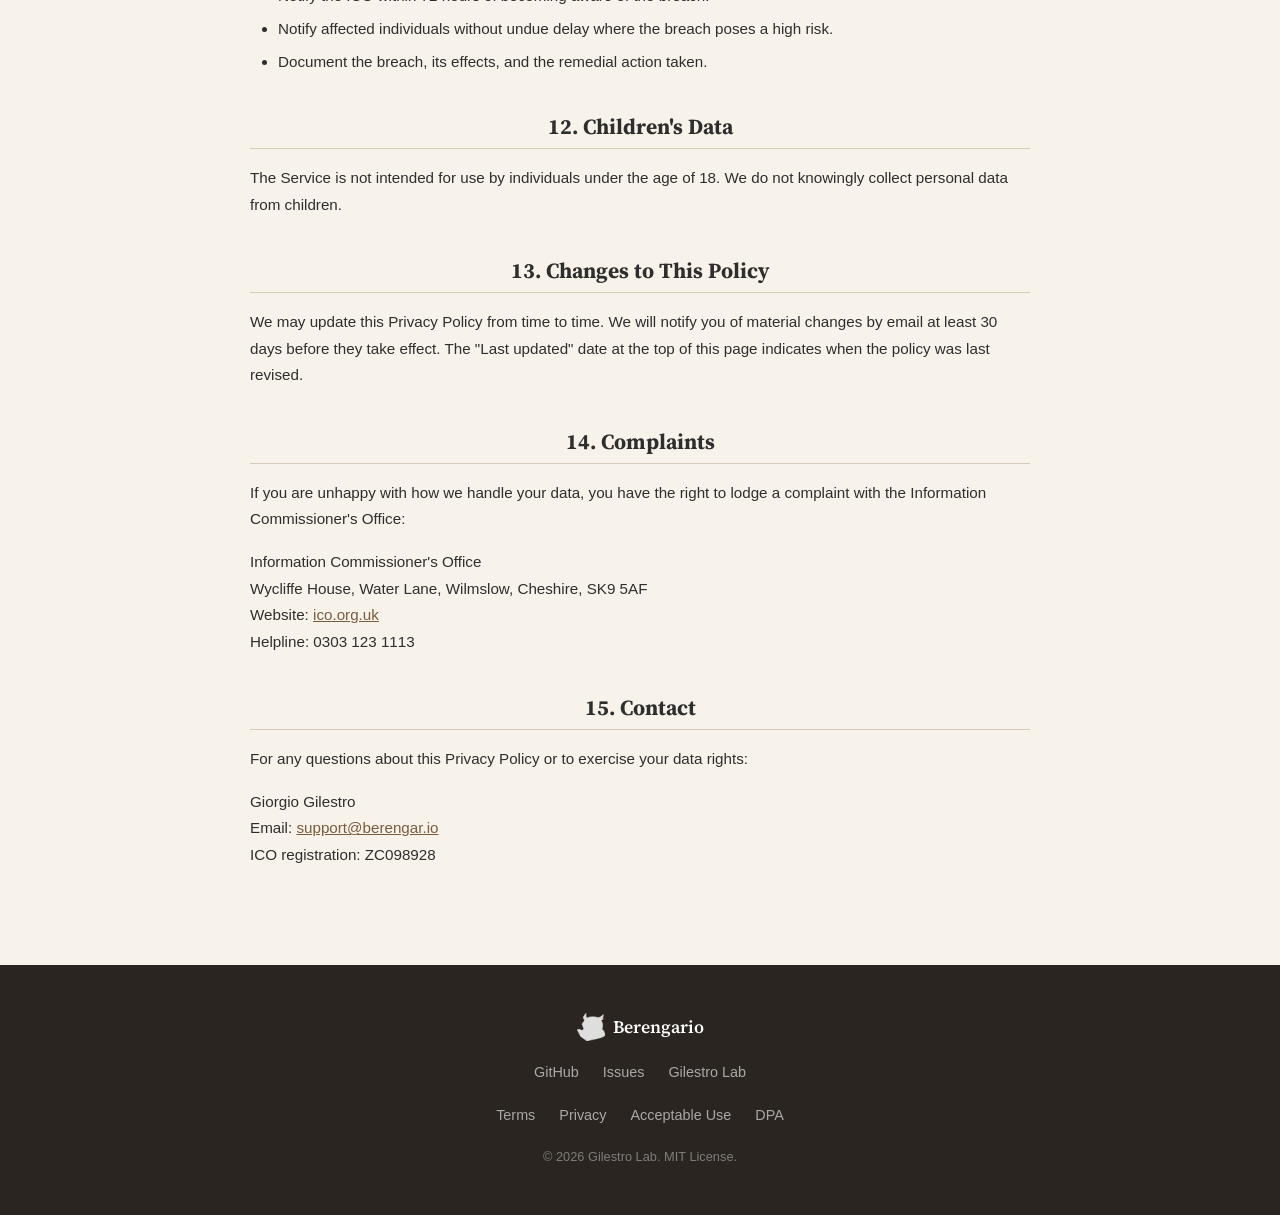
<file: privacy.html>
<!DOCTYPE html>
<html lang="en">
<head>
    <meta charset="UTF-8">
    <meta name="viewport" content="width=device-width, initial-scale=1.0">
    <title>Privacy Policy — Berengario</title>
    <meta name="description" content="Privacy Policy for the Berengario hosted service. ICO registration: ZC098928.">
    <link rel="icon" type="image/png" href="assets/berengario_owl.png">
    <link rel="preconnect" href="https://fonts.googleapis.com">
    <link rel="preconnect" href="https://fonts.gstatic.com" crossorigin>
    <link href="https://fonts.googleapis.com/css2?family=Source+Serif+4:wght@400;600;700&display=swap" rel="stylesheet">
    <link rel="stylesheet" href="style.css">
</head>
<body>

<!-- Navigation -->
<nav class="nav scrolled" id="nav">
    <div class="nav-inner">
        <a href="/" class="nav-brand">
            <img src="assets/berengario_owl.png" alt="Berengario" class="nav-logo">
            <span class="nav-title">Berengario</span>
        </a>
        <button class="nav-toggle" id="nav-toggle" aria-label="Toggle menu">
            <span></span><span></span><span></span>
        </button>
        <div class="nav-links" id="nav-links">
            <a href="/#how-it-works">How it Works</a>
            <a href="/#use-cases">Use Cases</a>
            <a href="/#features">Features</a>
            <a href="/#pricing">Pricing</a>
            <a href="https://github.com/gilestrolab/berengario" class="btn btn-outline btn-sm">GitHub</a>
        </div>
    </div>
</nav>

<section class="section section-legal">
    <div class="container">
        <div class="legal">
            <h1>Privacy Policy</h1>
            <p class="legal-updated">Last updated: 1 March 2026</p>

            <h2>1. Data Controller</h2>
            <p>The data controller for the Berengario hosted service is:</p>
            <p>
                Giorgio Gilestro<br>
                Email: <a href="mailto:support@berengar.io">support@berengar.io</a>
            </p>
            <p>We are registered with the UK Information Commissioner's Office (ICO) under registration reference <strong>ZC098928</strong>.</p>

            <h2>2. Data We Collect</h2>

            <h3>2.1 Account Information</h3>
            <p>When you create an Account, we collect:</p>
            <ul>
                <li>Email address (used for authentication and communication)</li>
                <li>Organisation name (optional)</li>
                <li>Account configuration preferences</li>
            </ul>

            <h3>2.2 Email Content</h3>
            <p>When you connect an email account via IMAP, the Service processes:</p>
            <ul>
                <li>Email headers (sender, recipients, subject, date)</li>
                <li>Email body content</li>
                <li>File attachments (PDF, DOCX, TXT, CSV, XLS, XLSX)</li>
            </ul>
            <p>This content is processed to build your Knowledge Base and respond to queries. We only access emails sent to or CC'd to your Berengario email address.</p>

            <h3>2.3 Documents</h3>
            <p>Documents you upload through the web interface or via email are processed, chunked, and stored as vector embeddings in your Knowledge Base.</p>

            <h3>2.4 Query History</h3>
            <p>We store records of queries submitted to the Service, including:</p>
            <ul>
                <li>Original query text</li>
                <li>Optimised query text (generated by the query optimiser)</li>
                <li>Retrieved source references and relevance scores</li>
                <li>AI-generated responses</li>
                <li>Timestamps</li>
            </ul>

            <h3>2.5 Usage Metrics</h3>
            <p>We collect aggregated usage data to operate and improve the Service:</p>
            <ul>
                <li>Number of queries processed</li>
                <li>Document storage usage</li>
                <li>Error rates and performance metrics</li>
            </ul>

            <h3>2.6 Cookies and Web Interface Data</h3>
            <p>The Berengario web interface uses:</p>
            <ul>
                <li><strong>Session cookies</strong>: Essential cookies to maintain your authenticated session. These are strictly necessary and do not require consent.</li>
                <li><strong>OTP authentication tokens</strong>: Temporary tokens sent to your email for login verification.</li>
            </ul>
            <p>We do not use analytics cookies, advertising cookies, or any third-party tracking on the web interface.</p>

            <h2>3. Lawful Basis for Processing</h2>
            <p>We process your data under the following lawful bases (UK GDPR):</p>
            <table>
                <thead>
                    <tr>
                        <th>Data</th>
                        <th>Lawful basis</th>
                        <th>Purpose</th>
                    </tr>
                </thead>
                <tbody>
                    <tr>
                        <td>Account information</td>
                        <td>Contract performance</td>
                        <td>Providing the Service</td>
                    </tr>
                    <tr>
                        <td>Email content &amp; documents</td>
                        <td>Contract performance</td>
                        <td>Building and querying your Knowledge Base</td>
                    </tr>
                    <tr>
                        <td>Query history</td>
                        <td>Contract performance</td>
                        <td>Delivering responses and conversation context</td>
                    </tr>
                    <tr>
                        <td>Usage metrics</td>
                        <td>Legitimate interest</td>
                        <td>Service operation, billing, and improvement</td>
                    </tr>
                </tbody>
            </table>

            <h2>4. AI Processing Disclosure</h2>
            <p>The Service uses third-party AI providers to process your queries and generate responses. When you submit a query, relevant portions of your Knowledge Base content are sent to these AI providers along with your query text.</p>
            <p>We currently use the following AI sub-processors:</p>
            <table>
                <thead>
                    <tr>
                        <th>Provider</th>
                        <th>Purpose</th>
                        <th>Data location</th>
                    </tr>
                </thead>
                <tbody>
                    <tr>
                        <td>OpenRouter (OpenRouter Inc.)</td>
                        <td>LLM query processing, query optimisation, document enhancement</td>
                        <td>US</td>
                    </tr>
                    <tr>
                        <td>OpenAI (OpenAI LLC)</td>
                        <td>Text embeddings for vector search</td>
                        <td>US</td>
                    </tr>
                </tbody>
            </table>
            <p>Both providers process data as sub-processors under our instruction. They do not use your data to train their models when accessed via API. See Section 8 for details on international data transfers.</p>

            <h2>5. Data Retention</h2>
            <ul>
                <li><strong>Knowledge Base content</strong>: Retained for the duration of your Account. Deleted within 30 days of Account closure.</li>
                <li><strong>Query history</strong>: Retained for the duration of your Account for conversation context and analytics.</li>
                <li><strong>Usage metrics</strong>: Retained in aggregated form for up to 24 months after Account closure for business analysis.</li>
                <li><strong>Account information</strong>: Retained for 6 months after Account closure for billing reconciliation, then deleted.</li>
                <li><strong>Email content</strong>: Processed and added to the Knowledge Base, then the raw email content is deleted. Only the extracted and chunked content remains.</li>
                <li><strong>Backups</strong>: Retained for up to 90 days after data deletion from live systems.</li>
            </ul>

            <h2>6. Data Sharing</h2>
            <p>We do not sell your data. We share data only with:</p>
            <ul>
                <li><strong>AI sub-processors</strong> (OpenRouter, OpenAI) — as described in Section 4, for the purpose of query processing.</li>
                <li><strong>Paddle</strong> — our payment processor and merchant of record, who receives your billing information.</li>
                <li><strong>Infrastructure providers</strong> — our hosting provider, for the purpose of storing and serving your data.</li>
                <li><strong>Legal obligations</strong> — where required by law, regulation, or court order.</li>
            </ul>

            <h2>7. Sub-Processor List</h2>
            <table>
                <thead>
                    <tr>
                        <th>Sub-processor</th>
                        <th>Purpose</th>
                        <th>Location</th>
                    </tr>
                </thead>
                <tbody>
                    <tr>
                        <td>OpenRouter Inc.</td>
                        <td>LLM inference (query answering, optimisation, enhancement)</td>
                        <td>United States</td>
                    </tr>
                    <tr>
                        <td>OpenAI LLC</td>
                        <td>Text embeddings for vector search</td>
                        <td>United States</td>
                    </tr>
                    <tr>
                        <td>Paddle.com Market Limited</td>
                        <td>Payment processing, invoicing, VAT compliance</td>
                        <td>United Kingdom</td>
                    </tr>
                </tbody>
            </table>
            <p>We will notify you at least 30 days in advance before adding a new sub-processor. If you object to a new sub-processor, you may terminate your Account.</p>

            <h2>8. International Data Transfers</h2>
            <p>Your Account data and Knowledge Base are hosted within the UK/EU. However, when the Service processes queries, content is sent to AI providers whose servers may be located in the United States.</p>
            <p>For transfers to the US, we rely on:</p>
            <ul>
                <li>The UK-US Data Bridge (UK extension of the EU-US Data Privacy Framework), where the recipient is certified; and/or</li>
                <li>Standard Contractual Clauses (SCCs) approved by the ICO, incorporated into our agreements with sub-processors.</li>
            </ul>
            <p>We regularly review our transfer mechanisms to ensure compliance with UK data protection law.</p>

            <h2>9. Your Rights</h2>
            <p>Under the UK GDPR, you have the right to:</p>
            <ul>
                <li><strong>Access</strong> — request a copy of the personal data we hold about you.</li>
                <li><strong>Rectification</strong> — request correction of inaccurate data.</li>
                <li><strong>Erasure</strong> — request deletion of your data ("right to be forgotten").</li>
                <li><strong>Portability</strong> — receive your data in a structured, machine-readable format.</li>
                <li><strong>Restriction</strong> — request that we restrict processing in certain circumstances.</li>
                <li><strong>Objection</strong> — object to processing based on legitimate interest.</li>
            </ul>
            <p>To exercise any of these rights, contact us at <a href="mailto:support@berengar.io">support@berengar.io</a>. We will respond within one month.</p>

            <h2>10. Security Measures</h2>
            <p>We implement appropriate technical and organisational measures to protect your data, including:</p>
            <ul>
                <li>Encryption of data in transit (TLS) and at rest</li>
                <li>Per-tenant encryption: each Account's data is encrypted with its own unique private key, so that data belonging to one tenant can never be decrypted using another tenant's key</li>
                <li>Access controls and authentication for all service components</li>
                <li>Per-tenant data isolation (separate databases per Account)</li>
                <li>Regular backups with encrypted storage</li>
                <li>Monitoring and logging of access to systems</li>
            </ul>

            <h2>11. Data Breach Notification</h2>
            <p>In the event of a personal data breach that poses a risk to your rights and freedoms, we will:</p>
            <ul>
                <li>Notify the ICO within 72 hours of becoming aware of the breach.</li>
                <li>Notify affected individuals without undue delay where the breach poses a high risk.</li>
                <li>Document the breach, its effects, and the remedial action taken.</li>
            </ul>

            <h2>12. Children's Data</h2>
            <p>The Service is not intended for use by individuals under the age of 18. We do not knowingly collect personal data from children.</p>

            <h2>13. Changes to This Policy</h2>
            <p>We may update this Privacy Policy from time to time. We will notify you of material changes by email at least 30 days before they take effect. The "Last updated" date at the top of this page indicates when the policy was last revised.</p>

            <h2>14. Complaints</h2>
            <p>If you are unhappy with how we handle your data, you have the right to lodge a complaint with the Information Commissioner's Office:</p>
            <p>
                Information Commissioner's Office<br>
                Wycliffe House, Water Lane, Wilmslow, Cheshire, SK9 5AF<br>
                Website: <a href="https://ico.org.uk" target="_blank" rel="noopener">ico.org.uk</a><br>
                Helpline: 0303 123 1113
            </p>

            <h2>15. Contact</h2>
            <p>For any questions about this Privacy Policy or to exercise your data rights:</p>
            <p>
                Giorgio Gilestro<br>
                Email: <a href="mailto:support@berengar.io">support@berengar.io</a><br>
                ICO registration: ZC098928
            </p>
        </div>
    </div>
</section>

<!-- Footer -->
<footer class="footer">
    <div class="container footer-inner">
        <div class="footer-brand">
            <img src="assets/berengario_owl.png" alt="" class="footer-logo">
            <span>Berengario</span>
        </div>
        <div class="footer-links">
            <a href="https://github.com/gilestrolab/berengario">GitHub</a>
            <a href="https://github.com/gilestrolab/berengario/issues">Issues</a>
            <a href="https://lab.gilest.ro">Gilestro Lab</a>
        </div>
        <div class="footer-links footer-legal">
            <a href="/terms">Terms</a>
            <a href="/privacy">Privacy</a>
            <a href="/aup">Acceptable Use</a>
            <a href="/dpa">DPA</a>
        </div>
        <p class="footer-copy">&copy; 2026 Gilestro Lab. MIT License.</p>
    </div>
</footer>

<script>
const toggle = document.getElementById('nav-toggle');
const links = document.getElementById('nav-links');
toggle.addEventListener('click', () => {
    links.classList.toggle('open');
    toggle.classList.toggle('open');
});
links.querySelectorAll('a').forEach(a => {
    a.addEventListener('click', () => {
        links.classList.remove('open');
        toggle.classList.remove('open');
    });
});
</script>

</body>
</html>
</file>
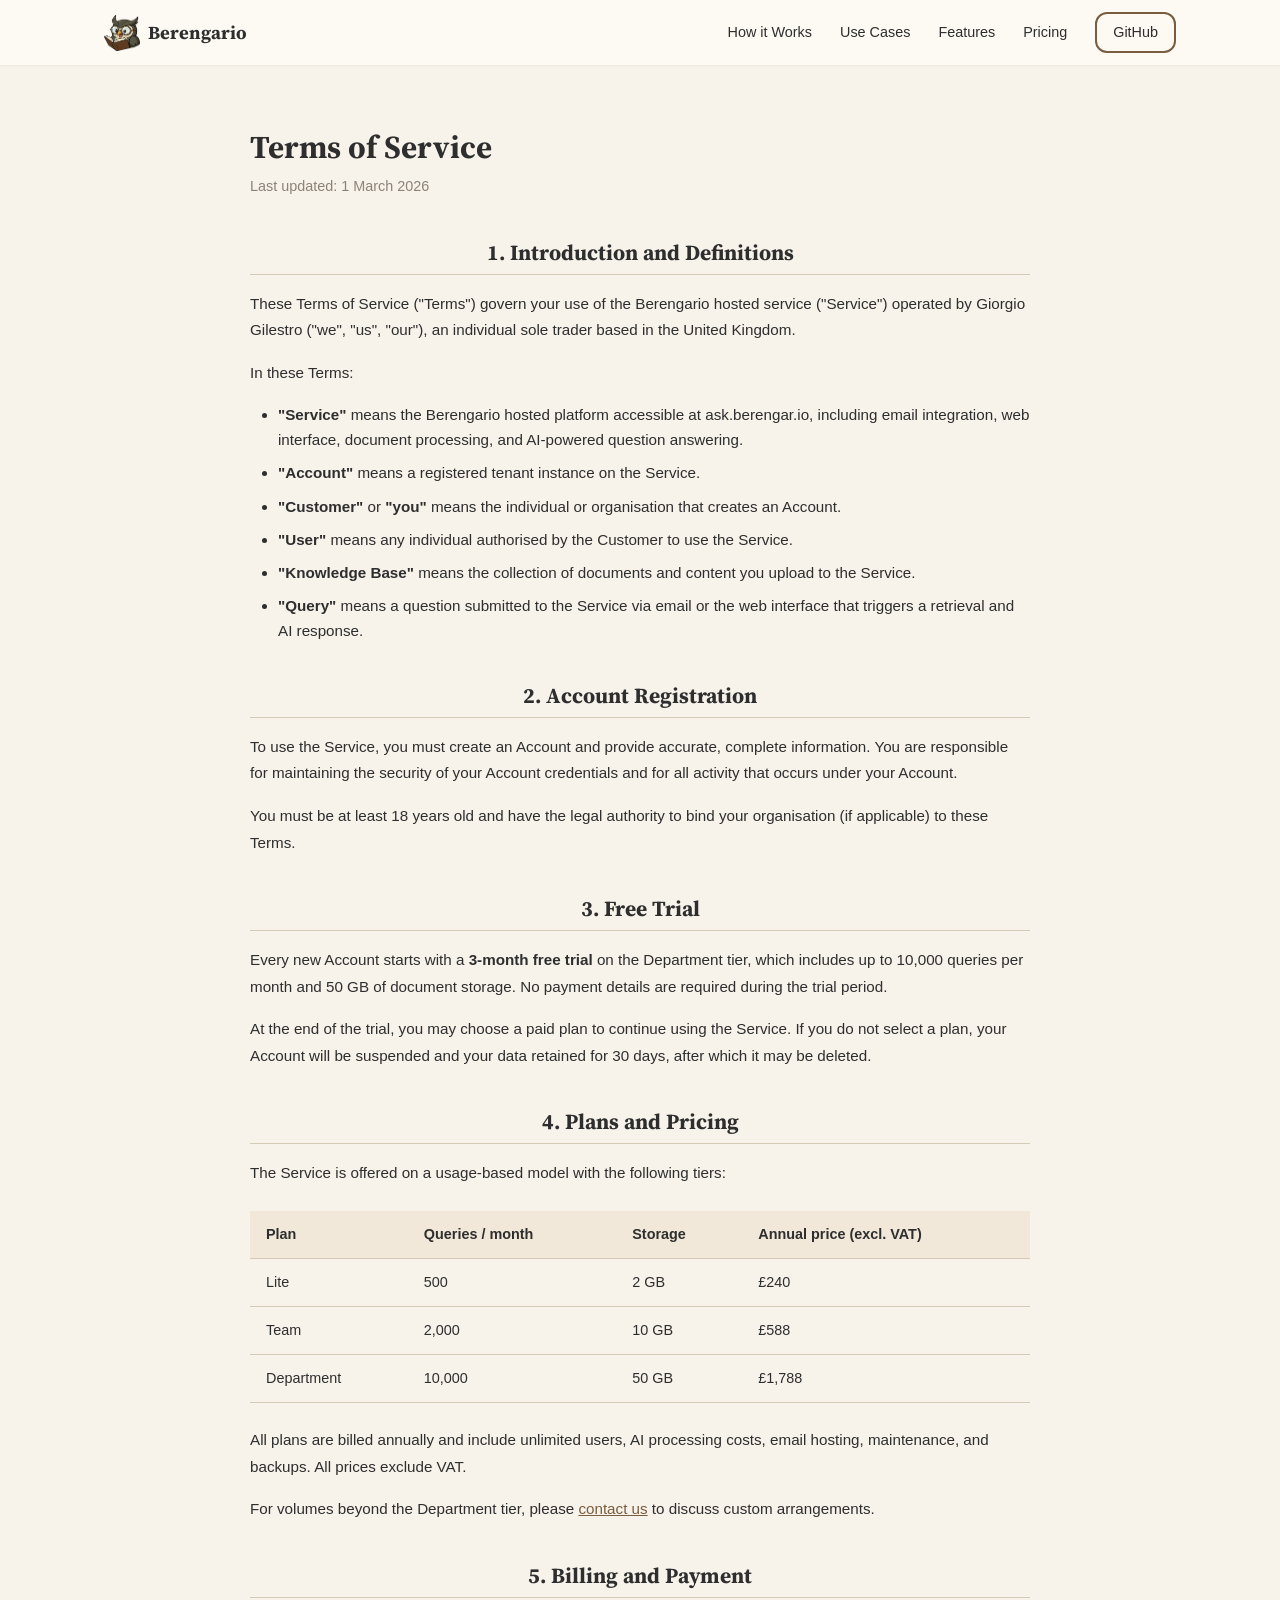
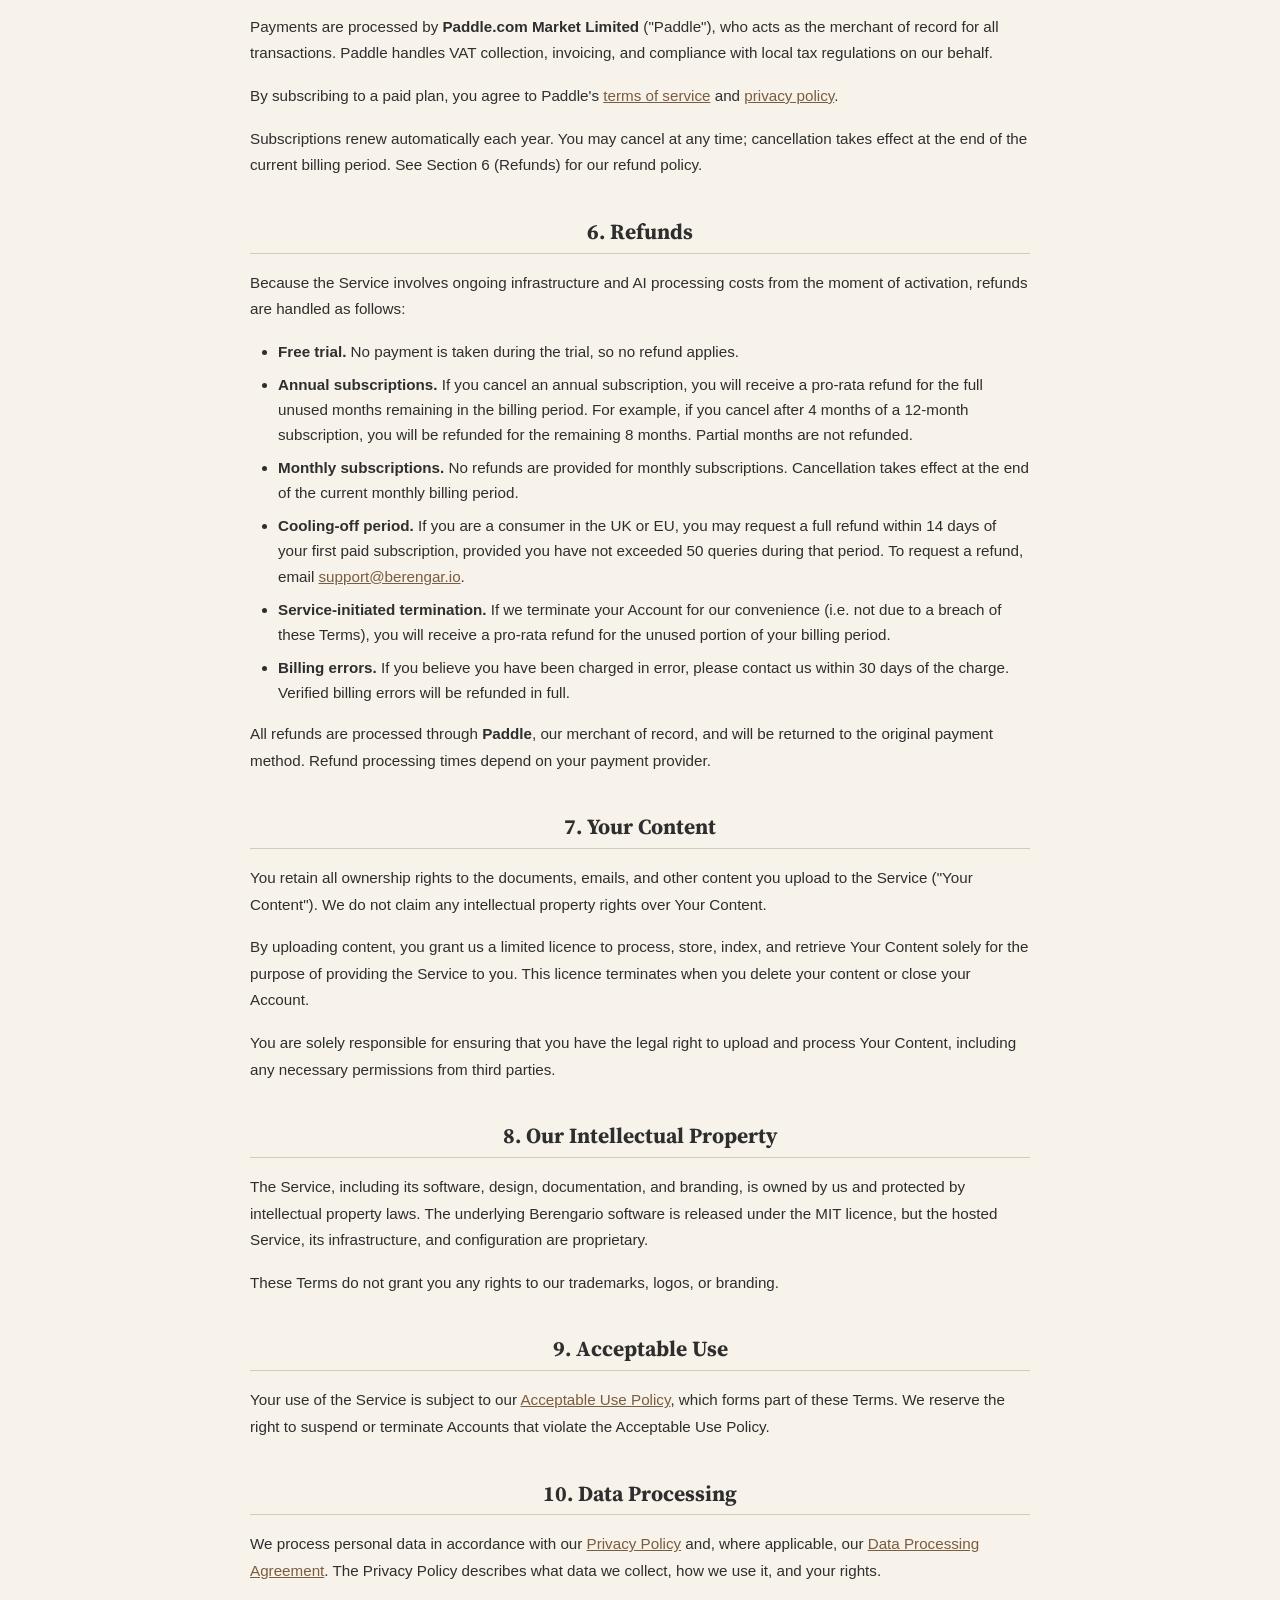
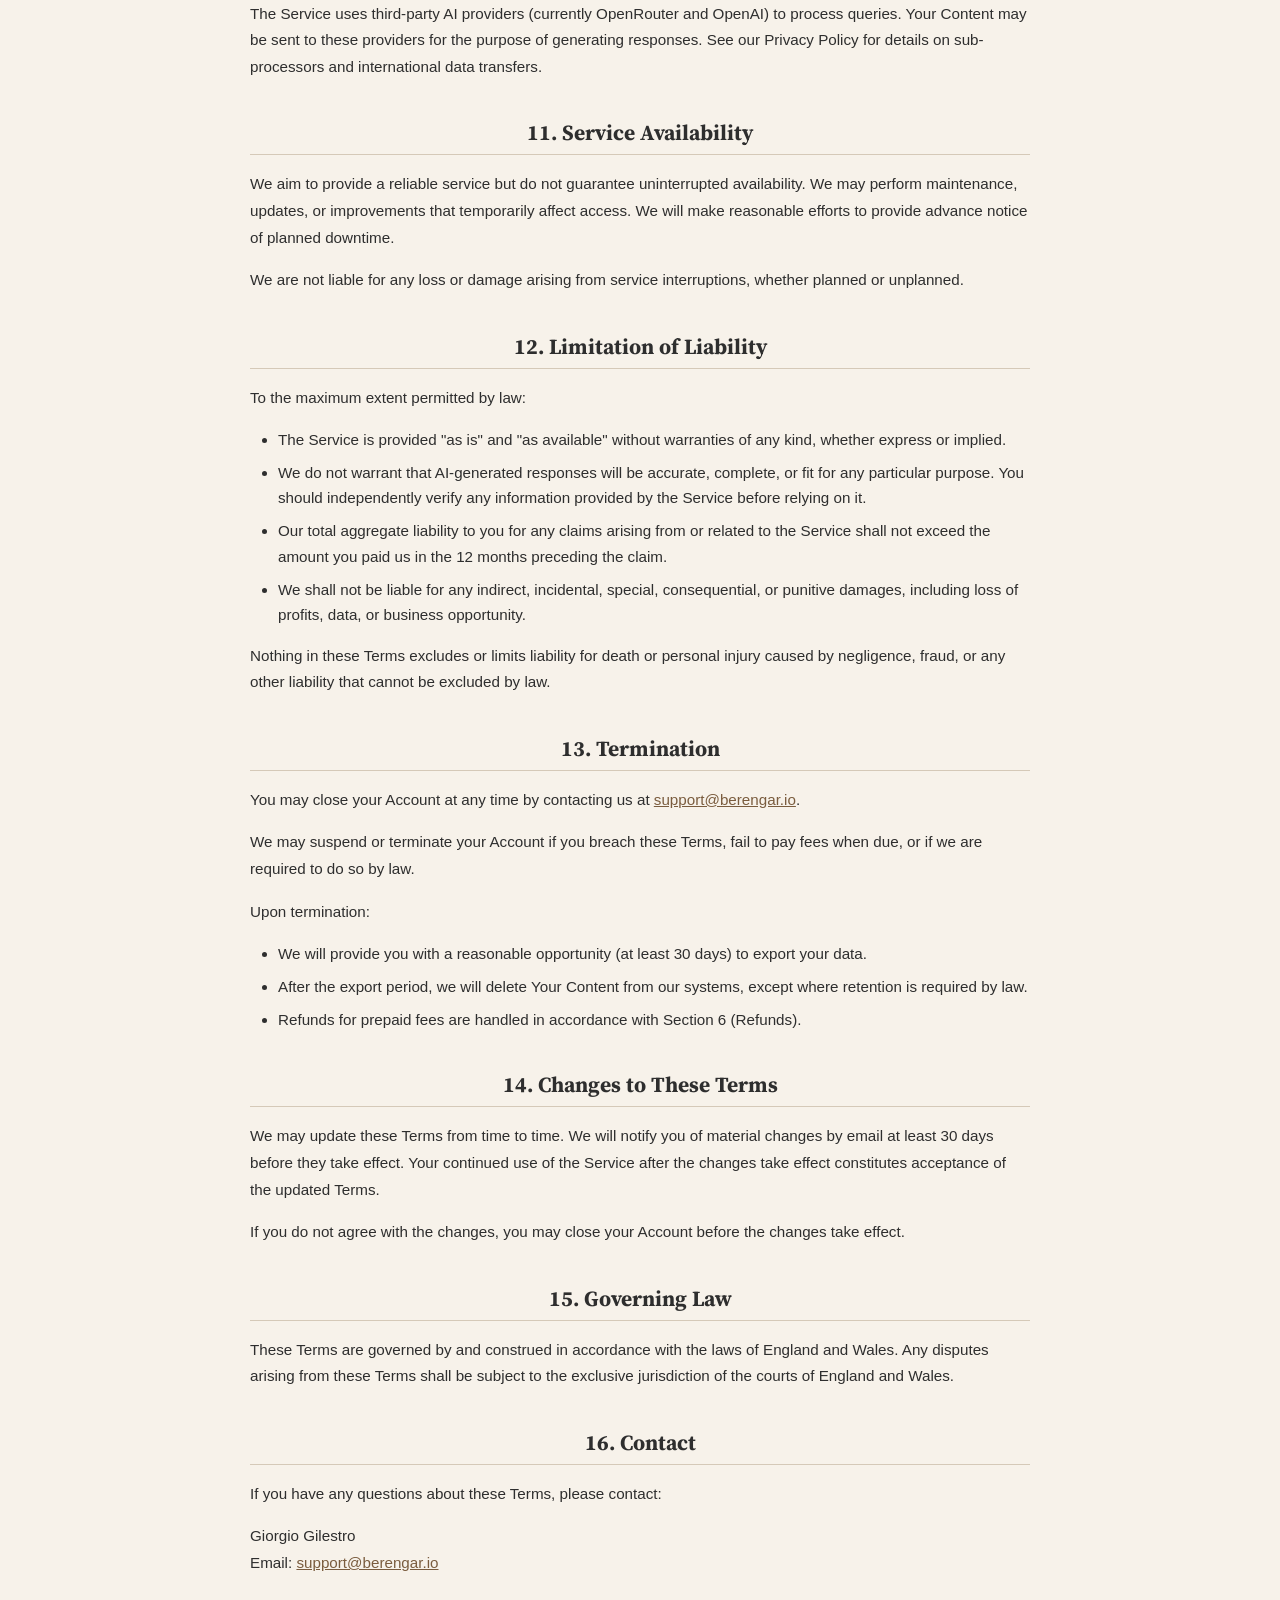
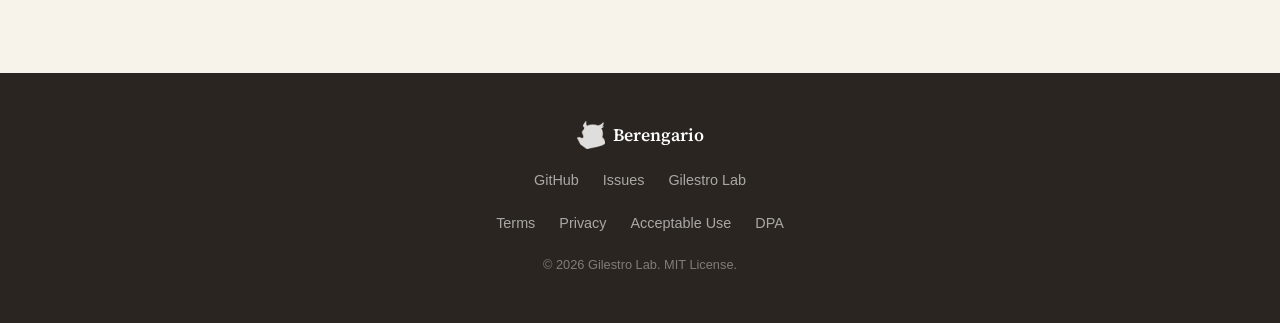
<file: terms.html>
<!DOCTYPE html>
<html lang="en">
<head>
    <meta charset="UTF-8">
    <meta name="viewport" content="width=device-width, initial-scale=1.0">
    <title>Terms of Service — Berengario</title>
    <meta name="description" content="Terms of Service for the Berengario hosted service.">
    <link rel="icon" type="image/png" href="assets/berengario_owl.png">
    <link rel="preconnect" href="https://fonts.googleapis.com">
    <link rel="preconnect" href="https://fonts.gstatic.com" crossorigin>
    <link href="https://fonts.googleapis.com/css2?family=Source+Serif+4:wght@400;600;700&display=swap" rel="stylesheet">
    <link rel="stylesheet" href="style.css">
</head>
<body>

<!-- Navigation -->
<nav class="nav scrolled" id="nav">
    <div class="nav-inner">
        <a href="/" class="nav-brand">
            <img src="assets/berengario_owl.png" alt="Berengario" class="nav-logo">
            <span class="nav-title">Berengario</span>
        </a>
        <button class="nav-toggle" id="nav-toggle" aria-label="Toggle menu">
            <span></span><span></span><span></span>
        </button>
        <div class="nav-links" id="nav-links">
            <a href="/#how-it-works">How it Works</a>
            <a href="/#use-cases">Use Cases</a>
            <a href="/#features">Features</a>
            <a href="/#pricing">Pricing</a>
            <a href="https://github.com/gilestrolab/berengario" class="btn btn-outline btn-sm">GitHub</a>
        </div>
    </div>
</nav>

<section class="section section-legal">
    <div class="container">
        <div class="legal">
            <h1>Terms of Service</h1>
            <p class="legal-updated">Last updated: 1 March 2026</p>

            <h2>1. Introduction and Definitions</h2>
            <p>These Terms of Service ("Terms") govern your use of the Berengario hosted service ("Service") operated by Giorgio Gilestro ("we", "us", "our"), an individual sole trader based in the United Kingdom.</p>
            <p>In these Terms:</p>
            <ul>
                <li><strong>"Service"</strong> means the Berengario hosted platform accessible at ask.berengar.io, including email integration, web interface, document processing, and AI-powered question answering.</li>
                <li><strong>"Account"</strong> means a registered tenant instance on the Service.</li>
                <li><strong>"Customer"</strong> or <strong>"you"</strong> means the individual or organisation that creates an Account.</li>
                <li><strong>"User"</strong> means any individual authorised by the Customer to use the Service.</li>
                <li><strong>"Knowledge Base"</strong> means the collection of documents and content you upload to the Service.</li>
                <li><strong>"Query"</strong> means a question submitted to the Service via email or the web interface that triggers a retrieval and AI response.</li>
            </ul>

            <h2>2. Account Registration</h2>
            <p>To use the Service, you must create an Account and provide accurate, complete information. You are responsible for maintaining the security of your Account credentials and for all activity that occurs under your Account.</p>
            <p>You must be at least 18 years old and have the legal authority to bind your organisation (if applicable) to these Terms.</p>

            <h2>3. Free Trial</h2>
            <p>Every new Account starts with a <strong>3-month free trial</strong> on the Department tier, which includes up to 10,000 queries per month and 50 GB of document storage. No payment details are required during the trial period.</p>
            <p>At the end of the trial, you may choose a paid plan to continue using the Service. If you do not select a plan, your Account will be suspended and your data retained for 30 days, after which it may be deleted.</p>

            <h2>4. Plans and Pricing</h2>
            <p>The Service is offered on a usage-based model with the following tiers:</p>
            <table>
                <thead>
                    <tr>
                        <th>Plan</th>
                        <th>Queries / month</th>
                        <th>Storage</th>
                        <th>Annual price (excl. VAT)</th>
                    </tr>
                </thead>
                <tbody>
                    <tr>
                        <td>Lite</td>
                        <td>500</td>
                        <td>2 GB</td>
                        <td>&pound;240</td>
                    </tr>
                    <tr>
                        <td>Team</td>
                        <td>2,000</td>
                        <td>10 GB</td>
                        <td>&pound;588</td>
                    </tr>
                    <tr>
                        <td>Department</td>
                        <td>10,000</td>
                        <td>50 GB</td>
                        <td>&pound;1,788</td>
                    </tr>
                </tbody>
            </table>
            <p>All plans are billed annually and include unlimited users, AI processing costs, email hosting, maintenance, and backups. All prices exclude VAT.</p>
            <p>For volumes beyond the Department tier, please <a href="mailto:support@berengar.io?subject=Berengario%20Custom%20plan">contact us</a> to discuss custom arrangements.</p>

            <h2>5. Billing and Payment</h2>
            <p>Payments are processed by <strong>Paddle.com Market Limited</strong> ("Paddle"), who acts as the merchant of record for all transactions. Paddle handles VAT collection, invoicing, and compliance with local tax regulations on our behalf.</p>
            <p>By subscribing to a paid plan, you agree to Paddle's <a href="https://www.paddle.com/legal/terms" target="_blank" rel="noopener">terms of service</a> and <a href="https://www.paddle.com/legal/privacy" target="_blank" rel="noopener">privacy policy</a>.</p>
            <p>Subscriptions renew automatically each year. You may cancel at any time; cancellation takes effect at the end of the current billing period. See Section 6 (Refunds) for our refund policy.</p>

            <h2>6. Refunds</h2>
            <p>Because the Service involves ongoing infrastructure and AI processing costs from the moment of activation, refunds are handled as follows:</p>
            <ul>
                <li><strong>Free trial.</strong> No payment is taken during the trial, so no refund applies.</li>
                <li><strong>Annual subscriptions.</strong> If you cancel an annual subscription, you will receive a pro-rata refund for the full unused months remaining in the billing period. For example, if you cancel after 4 months of a 12-month subscription, you will be refunded for the remaining 8 months. Partial months are not refunded.</li>
                <li><strong>Monthly subscriptions.</strong> No refunds are provided for monthly subscriptions. Cancellation takes effect at the end of the current monthly billing period.</li>
                <li><strong>Cooling-off period.</strong> If you are a consumer in the UK or EU, you may request a full refund within 14 days of your first paid subscription, provided you have not exceeded 50 queries during that period. To request a refund, email <a href="mailto:support@berengar.io">support@berengar.io</a>.</li>
                <li><strong>Service-initiated termination.</strong> If we terminate your Account for our convenience (i.e. not due to a breach of these Terms), you will receive a pro-rata refund for the unused portion of your billing period.</li>
                <li><strong>Billing errors.</strong> If you believe you have been charged in error, please contact us within 30 days of the charge. Verified billing errors will be refunded in full.</li>
            </ul>
            <p>All refunds are processed through <strong>Paddle</strong>, our merchant of record, and will be returned to the original payment method. Refund processing times depend on your payment provider.</p>

            <h2>7. Your Content</h2>
            <p>You retain all ownership rights to the documents, emails, and other content you upload to the Service ("Your Content"). We do not claim any intellectual property rights over Your Content.</p>
            <p>By uploading content, you grant us a limited licence to process, store, index, and retrieve Your Content solely for the purpose of providing the Service to you. This licence terminates when you delete your content or close your Account.</p>
            <p>You are solely responsible for ensuring that you have the legal right to upload and process Your Content, including any necessary permissions from third parties.</p>

            <h2>8. Our Intellectual Property</h2>
            <p>The Service, including its software, design, documentation, and branding, is owned by us and protected by intellectual property laws. The underlying Berengario software is released under the MIT licence, but the hosted Service, its infrastructure, and configuration are proprietary.</p>
            <p>These Terms do not grant you any rights to our trademarks, logos, or branding.</p>

            <h2>9. Acceptable Use</h2>
            <p>Your use of the Service is subject to our <a href="/aup">Acceptable Use Policy</a>, which forms part of these Terms. We reserve the right to suspend or terminate Accounts that violate the Acceptable Use Policy.</p>

            <h2>10. Data Processing</h2>
            <p>We process personal data in accordance with our <a href="/privacy">Privacy Policy</a> and, where applicable, our <a href="/dpa">Data Processing Agreement</a>. The Privacy Policy describes what data we collect, how we use it, and your rights.</p>
            <p>The Service uses third-party AI providers (currently OpenRouter and OpenAI) to process queries. Your Content may be sent to these providers for the purpose of generating responses. See our Privacy Policy for details on sub-processors and international data transfers.</p>

            <h2>11. Service Availability</h2>
            <p>We aim to provide a reliable service but do not guarantee uninterrupted availability. We may perform maintenance, updates, or improvements that temporarily affect access. We will make reasonable efforts to provide advance notice of planned downtime.</p>
            <p>We are not liable for any loss or damage arising from service interruptions, whether planned or unplanned.</p>

            <h2>12. Limitation of Liability</h2>
            <p>To the maximum extent permitted by law:</p>
            <ul>
                <li>The Service is provided "as is" and "as available" without warranties of any kind, whether express or implied.</li>
                <li>We do not warrant that AI-generated responses will be accurate, complete, or fit for any particular purpose. You should independently verify any information provided by the Service before relying on it.</li>
                <li>Our total aggregate liability to you for any claims arising from or related to the Service shall not exceed the amount you paid us in the 12 months preceding the claim.</li>
                <li>We shall not be liable for any indirect, incidental, special, consequential, or punitive damages, including loss of profits, data, or business opportunity.</li>
            </ul>
            <p>Nothing in these Terms excludes or limits liability for death or personal injury caused by negligence, fraud, or any other liability that cannot be excluded by law.</p>

            <h2>13. Termination</h2>
            <p>You may close your Account at any time by contacting us at <a href="mailto:support@berengar.io">support@berengar.io</a>.</p>
            <p>We may suspend or terminate your Account if you breach these Terms, fail to pay fees when due, or if we are required to do so by law.</p>
            <p>Upon termination:</p>
            <ul>
                <li>We will provide you with a reasonable opportunity (at least 30 days) to export your data.</li>
                <li>After the export period, we will delete Your Content from our systems, except where retention is required by law.</li>
                <li>Refunds for prepaid fees are handled in accordance with Section 6 (Refunds).</li>
            </ul>

            <h2>14. Changes to These Terms</h2>
            <p>We may update these Terms from time to time. We will notify you of material changes by email at least 30 days before they take effect. Your continued use of the Service after the changes take effect constitutes acceptance of the updated Terms.</p>
            <p>If you do not agree with the changes, you may close your Account before the changes take effect.</p>

            <h2>15. Governing Law</h2>
            <p>These Terms are governed by and construed in accordance with the laws of England and Wales. Any disputes arising from these Terms shall be subject to the exclusive jurisdiction of the courts of England and Wales.</p>

            <h2>16. Contact</h2>
            <p>If you have any questions about these Terms, please contact:</p>
            <p>
                Giorgio Gilestro<br>
                Email: <a href="mailto:support@berengar.io">support@berengar.io</a>
            </p>
        </div>
    </div>
</section>

<!-- Footer -->
<footer class="footer">
    <div class="container footer-inner">
        <div class="footer-brand">
            <img src="assets/berengario_owl.png" alt="" class="footer-logo">
            <span>Berengario</span>
        </div>
        <div class="footer-links">
            <a href="https://github.com/gilestrolab/berengario">GitHub</a>
            <a href="https://github.com/gilestrolab/berengario/issues">Issues</a>
            <a href="https://lab.gilest.ro">Gilestro Lab</a>
        </div>
        <div class="footer-links footer-legal">
            <a href="/terms">Terms</a>
            <a href="/privacy">Privacy</a>
            <a href="/aup">Acceptable Use</a>
            <a href="/dpa">DPA</a>
        </div>
        <p class="footer-copy">&copy; 2026 Gilestro Lab. MIT License.</p>
    </div>
</footer>

<script>
const toggle = document.getElementById('nav-toggle');
const links = document.getElementById('nav-links');
toggle.addEventListener('click', () => {
    links.classList.toggle('open');
    toggle.classList.toggle('open');
});
links.querySelectorAll('a').forEach(a => {
    a.addEventListener('click', () => {
        links.classList.remove('open');
        toggle.classList.remove('open');
    });
});
</script>

</body>
</html>
</file>
<file: style.css>
/* ── Design tokens ────────────────────────────────────────── */
:root {
    --primary: #7A5C3E;
    --primary-hover: #2A2520;
    --secondary: #6B6259;
    --bg: #F7F2EA;
    --bg-alt: #F1E8D9;
    --surface: #FDFAF5;
    --text: #2E2E2E;
    --text-muted: #8C8279;
    --border: #D5C9B8;
    --success: #5B8C7A;
    --radius: 0.75rem;
    --shadow-sm: 0 1px 2px rgb(0 0 0 / .05);
    --shadow-md: 0 4px 6px -1px rgb(0 0 0 / .1);
    --shadow-lg: 0 10px 15px -3px rgb(0 0 0 / .1);
    --font-serif: 'Source Serif 4', Georgia, serif;
    --font-sans: -apple-system, BlinkMacSystemFont, "Segoe UI", Roboto, "Helvetica Neue", Arial, sans-serif;
}

/* ── Reset & base ────────────────────────────────────────── */
*, *::before, *::after { box-sizing: border-box; margin: 0; padding: 0; }

html { scroll-behavior: smooth; }

body {
    font-family: var(--font-sans);
    color: var(--text);
    background: var(--bg);
    line-height: 1.6;
    -webkit-font-smoothing: antialiased;
}

img { max-width: 100%; display: block; }
a { color: var(--primary); text-decoration: none; }

h1, h2, h3, h4 {
    font-family: var(--font-serif);
    line-height: 1.2;
}

.container {
    max-width: 1120px;
    margin: 0 auto;
    padding: 0 1.5rem;
}

/* ── Buttons ─────────────────────────────────────────────── */
.btn {
    display: inline-block;
    padding: 0.75rem 1.5rem;
    border-radius: var(--radius);
    font-weight: 600;
    font-size: 0.95rem;
    cursor: pointer;
    transition: all 0.2s ease;
    border: 2px solid transparent;
}

.btn-primary {
    background: var(--primary);
    color: #fff;
}
.btn-primary:hover { background: var(--primary-hover); }

.btn-ghost {
    border-color: rgba(255 255 255 / .4);
    color: #fff;
}
.btn-ghost:hover {
    border-color: #fff;
    background: rgba(255 255 255 / .1);
}

.btn-outline {
    border-color: var(--primary);
    color: var(--primary);
}
.btn-outline:hover {
    background: var(--primary);
    color: #fff;
}

.btn-sm { padding: 0.45rem 1rem; font-size: 0.85rem; }

/* ── Navigation ──────────────────────────────────────────── */
.nav {
    position: fixed;
    top: 0;
    left: 0;
    right: 0;
    z-index: 100;
    transition: background 0.3s, box-shadow 0.3s;
}
.nav.scrolled {
    background: rgba(253, 250, 245, .95);
    backdrop-filter: blur(8px);
    box-shadow: var(--shadow-sm);
}

.nav-inner {
    max-width: 1120px;
    margin: 0 auto;
    padding: 0.75rem 1.5rem;
    display: flex;
    align-items: center;
    justify-content: space-between;
}

.nav-brand {
    display: flex;
    align-items: center;
    gap: 0.5rem;
    color: var(--text);
    font-weight: 700;
}
.nav .scrolled .nav-brand { color: var(--text); }

/* In hero area (before scroll) make nav text white */
.nav:not(.scrolled) .nav-brand { color: #fff; }
.nav:not(.scrolled) .nav-links a { color: rgba(255 255 255 / .85); }
.nav:not(.scrolled) .nav-links a:hover { color: #fff; }
.nav:not(.scrolled) .btn-outline { border-color: rgba(255 255 255 / .5); color: #fff; }
.nav:not(.scrolled) .btn-outline:hover { background: rgba(255 255 255 / .15); border-color: #fff; }
.nav:not(.scrolled) .nav-toggle span { background: #fff; }

.nav-logo { width: 36px; height: 36px; }

.nav-title {
    font-family: var(--font-serif);
    font-size: 1.15rem;
}

.nav-links {
    display: flex;
    align-items: center;
    gap: 1.75rem;
}
.nav-links a {
    color: var(--text);
    font-size: 0.9rem;
    font-weight: 500;
    transition: color 0.2s;
}
.nav-links a:hover { color: var(--primary); }

/* Hamburger */
.nav-toggle {
    display: none;
    background: none;
    border: none;
    cursor: pointer;
    padding: 0.25rem;
    flex-direction: column;
    gap: 5px;
}
.nav-toggle span {
    display: block;
    width: 24px;
    height: 2px;
    background: var(--text);
    transition: all 0.3s;
}
.nav-toggle.open span:nth-child(1) { transform: rotate(45deg) translate(5px, 5px); }
.nav-toggle.open span:nth-child(2) { opacity: 0; }
.nav-toggle.open span:nth-child(3) { transform: rotate(-45deg) translate(5px, -5px); }

/* ── Hero ────────────────────────────────────────────────── */
.hero {
    background: linear-gradient(135deg, #3E3831 0%, #7A5C3E 100%);
    color: #fff;
    padding: 10rem 0 6rem;
    text-align: center;
}

.hero-owl {
    width: 100px;
    height: 100px;
    margin: 0 auto 2rem;
    filter: brightness(0) invert(1);
    opacity: 0.9;
}

.hero h1 {
    font-size: clamp(2rem, 5vw, 3.25rem);
    font-weight: 700;
    margin-bottom: 1rem;
}

.hero-tagline {
    font-size: clamp(1.1rem, 3vw, 1.5rem);
    font-weight: 600;
    color: rgba(255 255 255 / .9);
    margin-bottom: 1.5rem;
    font-family: var(--font-serif);
    font-style: italic;
}

.hero-sub {
    max-width: 600px;
    margin: 0 auto 2.5rem;
    color: rgba(255 255 255 / .75);
    font-size: 1.05rem;
    line-height: 1.7;
}

.hero-cta {
    display: flex;
    gap: 1rem;
    justify-content: center;
    flex-wrap: wrap;
}

/* ── Sections ────────────────────────────────────────────── */
.section {
    padding: 5rem 0;
}
.section-alt {
    background: var(--bg-alt);
}

.section h2 {
    font-size: clamp(1.5rem, 3.5vw, 2.25rem);
    text-align: center;
    margin-bottom: 0.75rem;
}

.section-sub {
    text-align: center;
    color: var(--text-muted);
    max-width: 560px;
    margin: 0 auto 3rem;
    font-size: 1.05rem;
}

/* ── Steps (How it Works) ────────────────────────────────── */
.steps {
    display: grid;
    grid-template-columns: repeat(3, 1fr);
    gap: 2.5rem;
}

.step {
    text-align: center;
    padding: 2rem 1.5rem;
}

.step-number {
    width: 48px;
    height: 48px;
    margin: 0 auto 1.25rem;
    border-radius: 50%;
    background: var(--primary);
    color: #fff;
    font-family: var(--font-serif);
    font-size: 1.25rem;
    font-weight: 700;
    display: flex;
    align-items: center;
    justify-content: center;
}

.step h3 {
    font-size: 1.15rem;
    margin-bottom: 0.75rem;
}

.step p {
    color: var(--text-muted);
    font-size: 0.95rem;
    line-height: 1.65;
}

/* ── Email demo ──────────────────────────────────────────── */
.demo-grid {
    display: grid;
    grid-template-columns: 1fr 1fr;
    gap: 2rem;
    max-width: 900px;
    margin: 0 auto;
}

.email-mock {
    background: #fff;
    border-radius: var(--radius);
    box-shadow: var(--shadow-lg);
    overflow: hidden;
}

.email-header {
    background: var(--primary-hover);
    padding: 0.65rem 1rem;
    display: flex;
    align-items: center;
    gap: 0.4rem;
}

.email-dot {
    width: 10px;
    height: 10px;
    border-radius: 50%;
}
.email-dot.red { background: #e74c3c; }
.email-dot.yellow { background: #f1c40f; }
.email-dot.green { background: #2ecc71; }

.email-title {
    color: rgba(255 255 255 / .7);
    font-size: 0.8rem;
    margin-left: 0.5rem;
}

.email-body {
    padding: 1.25rem;
    font-size: 0.88rem;
    line-height: 1.6;
}

.email-field {
    margin-bottom: 0.25rem;
    font-size: 0.82rem;
}

.email-field .highlight {
    background: rgba(122, 92, 62, .15);
    padding: 0.1rem 0.35rem;
    border-radius: 3px;
    font-weight: 600;
    color: var(--primary);
}

.email-divider {
    border-top: 1px solid var(--border);
    margin: 0.75rem 0;
}

.email-attachment {
    display: inline-flex;
    align-items: center;
    gap: 0.35rem;
    background: var(--bg);
    padding: 0.4rem 0.75rem;
    border-radius: 6px;
    font-size: 0.82rem;
    margin-top: 0.5rem;
    color: var(--secondary);
}

.attachment-icon { line-height: 1; }
.attachment-icon svg { width: 16px; height: 16px; stroke: var(--secondary); }

.email-reply {
    background: var(--bg);
    border-left: 3px solid var(--primary);
    padding: 1rem;
    border-radius: 0 6px 6px 0;
    margin-top: 0.5rem;
}

.email-reply p { margin-bottom: 0.5rem; }

.email-source {
    font-size: 0.78rem;
    color: var(--text-muted);
    font-style: italic;
    margin-top: 0.5rem;
}

/* ── Value Proposition (pitch) ───────────────────────────── */
.section-pitch {
    background: linear-gradient(135deg, #3E3831 0%, #7A5C3E 100%);
    color: #fff;
    padding: 5rem 0;
}

.pitch-headline {
    font-size: clamp(1.75rem, 4vw, 2.75rem);
    text-align: center;
    color: #fff;
    margin-bottom: 1.5rem;
    line-height: 1.15;
}

.pitch-lead {
    text-align: center;
    max-width: 640px;
    margin: 0 auto 3.5rem;
    font-size: 1.1rem;
    line-height: 1.75;
    color: rgba(255 255 255 / .8);
}
.pitch-lead strong { color: #fff; }

.pitch-points {
    display: grid;
    grid-template-columns: repeat(3, 1fr);
    gap: 2.5rem;
    margin-bottom: 3rem;
}

.pitch-point {
    text-align: center;
    padding: 2rem 1rem;
    position: relative;
    overflow: hidden;
}

.pitch-icon {
    position: absolute;
    top: 50%;
    left: 50%;
    transform: translate(-50%, -50%);
    line-height: 1;
    pointer-events: none;
}
.pitch-icon svg {
    width: 100px;
    height: 100px;
    stroke: rgba(255 255 255 / .08);
    stroke-width: 1;
}

.pitch-point h3 {
    font-size: 1.15rem;
    margin-bottom: 0.75rem;
    color: #fff;
    position: relative;
}

.pitch-point p {
    color: rgba(255 255 255 / .75);
    font-size: 0.95rem;
    line-height: 1.65;
    position: relative;
}

.pitch-coda {
    text-align: center;
    font-family: var(--font-serif);
    font-style: italic;
    font-size: 1.15rem;
    color: rgba(255 255 255 / .9);
    max-width: 620px;
    margin: 0 auto;
    line-height: 1.6;
    padding-top: 1.5rem;
    border-top: 1px solid rgba(255 255 255 / .15);
}

/* ── Use Cases ───────────────────────────────────────────── */
.cases-grid {
    display: grid;
    grid-template-columns: 1fr 1fr;
    gap: 2rem;
}

.case-card {
    background: var(--surface);
    border: 1px solid var(--border);
    border-radius: var(--radius);
    padding: 2.5rem 2rem;
    transition: box-shadow 0.2s;
    position: relative;
    overflow: hidden;
}
.case-card:hover { box-shadow: var(--shadow-md); }

.case-icon {
    position: absolute;
    top: -10px;
    right: -10px;
    line-height: 1;
    pointer-events: none;
}
.case-icon svg {
    width: 80px;
    height: 80px;
    stroke: var(--primary);
    stroke-width: 1;
    opacity: 0.1;
}

.case-card h3 {
    font-size: 1.25rem;
    margin-bottom: 0.75rem;
}

.case-card p {
    color: var(--text-muted);
    font-size: 0.95rem;
    line-height: 1.65;
    margin-bottom: 0.75rem;
}

.case-example {
    font-style: italic;
    color: var(--primary) !important;
    font-size: 0.9rem !important;
    border-left: 2px solid var(--primary);
    padding-left: 0.75rem;
    margin-top: 1rem !important;
}

/* ── Features grid ───────────────────────────────────────── */
.features-grid {
    display: grid;
    grid-template-columns: repeat(4, 1fr);
    gap: 1.5rem;
}

.feature {
    background: var(--surface);
    border: 1px solid var(--border);
    border-radius: var(--radius);
    padding: 1.5rem;
    text-align: center;
    transition: box-shadow 0.2s;
    position: relative;
    overflow: hidden;
}
.feature:hover { box-shadow: var(--shadow-md); }

.feature-icon {
    position: absolute;
    top: -8px;
    right: -8px;
    line-height: 1;
    pointer-events: none;
}
.feature-icon svg {
    width: 64px;
    height: 64px;
    stroke: var(--primary);
    stroke-width: 1;
    opacity: 0.08;
}

.feature h4 {
    font-size: 0.95rem;
    margin-bottom: 0.5rem;
    position: relative;
}

.feature p {
    color: var(--text-muted);
    font-size: 0.82rem;
    line-height: 1.55;
    position: relative;
}

/* ── Pricing ─────────────────────────────────────────────── */
.pricing-trial {
    background: linear-gradient(135deg, #3E3831 0%, #7A5C3E 100%);
    color: #fff;
    text-align: center;
    padding: 1.25rem 2rem;
    border-radius: var(--radius);
    max-width: 700px;
    margin: 0 auto 2.5rem;
    font-size: 0.95rem;
    line-height: 1.6;
}
.pricing-trial strong {
    display: block;
    font-family: var(--font-serif);
    font-size: 1.05rem;
    margin-bottom: 0.25rem;
}

.pricing-grid {
    display: grid;
    grid-template-columns: repeat(3, 1fr);
    gap: 1.5rem;
    max-width: 960px;
    margin: 0 auto;
}

.pricing-card {
    background: var(--surface);
    border: 1px solid var(--border);
    border-radius: var(--radius);
    padding: 2.5rem 2rem;
    text-align: center;
    display: flex;
    flex-direction: column;
    position: relative;
    transition: box-shadow 0.2s;
}
.pricing-card:hover { box-shadow: var(--shadow-md); }

.pricing-featured {
    border: 2px solid var(--primary);
    box-shadow: var(--shadow-md);
}

.pricing-badge {
    position: absolute;
    top: -12px;
    left: 50%;
    transform: translateX(-50%);
    background: var(--primary);
    color: #fff;
    font-size: 0.75rem;
    font-weight: 600;
    padding: 0.25rem 1rem;
    border-radius: 20px;
    white-space: nowrap;
}

.pricing-tier {
    font-family: var(--font-serif);
    font-size: 1.15rem;
    font-weight: 600;
    margin-bottom: 0.75rem;
    color: var(--text);
}

.pricing-price {
    font-family: var(--font-serif);
    font-size: 2.75rem;
    font-weight: 700;
    color: var(--text);
    line-height: 1;
}
.pricing-price span {
    font-size: 1rem;
    font-weight: 400;
    color: var(--text-muted);
}

.pricing-period {
    font-size: 0.85rem;
    color: var(--text-muted);
    margin-bottom: 1.5rem;
}

.pricing-features {
    list-style: none;
    text-align: left;
    margin-bottom: 2rem;
    flex-grow: 1;
}

.pricing-features li {
    padding: 0.5rem 0;
    font-size: 0.9rem;
    color: var(--text);
    border-bottom: 1px solid rgba(0 0 0 / .05);
}

.pricing-features li::before {
    content: "\2713\00a0";
    color: var(--success);
    font-weight: 700;
}

.pricing-card .btn {
    width: 100%;
    text-align: center;
}

.pricing-note {
    text-align: center;
    color: var(--text-muted);
    font-size: 0.9rem;
    margin-top: 2rem;
}
.pricing-note a {
    font-weight: 600;
}

/* ── Self-hosted ─────────────────────────────────────────── */
/* ── Hosted vs Self-hosted comparison ────────────────────── */
.comparison-grid {
    display: grid;
    grid-template-columns: 1fr 1fr;
    gap: 2rem;
    max-width: 800px;
    margin: 0 auto;
}

.comparison-card {
    background: var(--surface);
    border: 1px solid var(--border);
    border-radius: var(--radius);
    padding: 2.5rem 2rem;
    display: flex;
    flex-direction: column;
}

.comparison-hosted { border: 2px solid var(--primary); }

.comparison-card h3 {
    font-size: 1.25rem;
    margin-bottom: 0.25rem;
}

.comparison-tagline {
    color: var(--text-muted);
    font-size: 0.9rem;
    margin-bottom: 1.5rem;
    font-style: italic;
}

.comparison-list {
    list-style: none;
    flex-grow: 1;
    margin-bottom: 1.75rem;
}

.comparison-list li {
    padding: 0.5rem 0;
    font-size: 0.9rem;
    border-bottom: 1px solid rgba(0 0 0 / .05);
}

.comparison-list li.included::before {
    content: "\2713\00a0";
    color: var(--success);
    font-weight: 700;
}

.comparison-list li.yourself::before {
    content: "\2192\00a0";
    color: var(--text-muted);
}

.comparison-card .btn {
    text-align: center;
    width: 100%;
}

.comparison-note {
    text-align: center;
    color: var(--text-muted);
    font-size: 0.85rem;
    margin-top: 1.75rem;
}

/* ── Legal pages ─────────────────────────────────────────── */
.section-legal {
    padding-top: 8rem;
}

.legal {
    max-width: 780px;
    margin: 0 auto;
}

.legal h1 {
    font-size: 2rem;
    margin-bottom: 0.5rem;
}

.legal .legal-updated {
    color: var(--text-muted);
    font-size: 0.9rem;
    margin-bottom: 2.5rem;
}

.legal h2 {
    font-size: 1.35rem;
    margin-top: 2.5rem;
    margin-bottom: 1rem;
    padding-bottom: 0.5rem;
    border-bottom: 1px solid var(--border);
}

.legal h3 {
    font-size: 1.1rem;
    margin-top: 1.75rem;
    margin-bottom: 0.75rem;
}

.legal p {
    margin-bottom: 1rem;
    line-height: 1.75;
    font-size: 0.95rem;
}

.legal ul, .legal ol {
    margin-bottom: 1rem;
    padding-left: 1.75rem;
}

.legal li {
    margin-bottom: 0.5rem;
    line-height: 1.65;
    font-size: 0.95rem;
}

.legal ol ol, .legal ul ul {
    margin-top: 0.5rem;
    margin-bottom: 0.5rem;
}

.legal table {
    width: 100%;
    border-collapse: collapse;
    margin: 1.5rem 0;
    font-size: 0.9rem;
}

.legal th, .legal td {
    text-align: left;
    padding: 0.75rem 1rem;
    border-bottom: 1px solid var(--border);
}

.legal th {
    background: var(--bg-alt);
    font-weight: 600;
}

.legal a {
    text-decoration: underline;
}

.legal strong {
    font-weight: 600;
}

.footer-legal {
    font-size: 0.85rem;
}
.footer-legal a {
    font-size: 0.85rem;
}

/* ── Footer ──────────────────────────────────────────────── */
.footer {
    background: var(--primary-hover);
    color: rgba(255 255 255 / .7);
    padding: 3rem 0;
}

.footer-inner {
    display: flex;
    flex-direction: column;
    align-items: center;
    gap: 1.25rem;
}

.footer-brand {
    display: flex;
    align-items: center;
    gap: 0.5rem;
    color: #fff;
    font-family: var(--font-serif);
    font-weight: 600;
    font-size: 1.1rem;
}

.footer-logo {
    width: 28px;
    height: 28px;
    filter: brightness(0) invert(1);
    opacity: 0.85;
}

.footer-links {
    display: flex;
    gap: 1.5rem;
}
.footer-links a {
    color: rgba(255 255 255 / .6);
    font-size: 0.9rem;
    transition: color 0.2s;
}
.footer-links a:hover { color: #fff; }

.footer-copy {
    font-size: 0.8rem;
    color: rgba(255 255 255 / .4);
}

/* ── Responsive ──────────────────────────────────────────── */
@media (max-width: 1024px) {
    .features-grid { grid-template-columns: repeat(2, 1fr); }
}

@media (max-width: 900px) {
    .pricing-grid { grid-template-columns: 1fr; max-width: 400px; }
}

@media (max-width: 768px) {
    .nav-toggle { display: flex; }

    .nav-links {
        display: none;
        position: absolute;
        top: 100%;
        left: 0;
        right: 0;
        background: var(--surface);
        flex-direction: column;
        padding: 1rem 1.5rem;
        box-shadow: var(--shadow-md);
        gap: 0.75rem;
    }
    .nav-links.open { display: flex; }
    /* Override white text for mobile menu */
    .nav-links a { color: var(--text) !important; }
    .nav-links .btn-outline { color: var(--primary) !important; border-color: var(--primary) !important; }

    .hero { padding: 8rem 0 4rem; }
    .hero-owl { width: 72px; height: 72px; }

    .steps { grid-template-columns: 1fr; gap: 1.5rem; }
    .step { padding: 1.5rem 1rem; }

    .demo-grid { grid-template-columns: 1fr; }

    .pitch-points { grid-template-columns: 1fr; gap: 2rem; }

    .cases-grid { grid-template-columns: 1fr; }

    .comparison-grid { grid-template-columns: 1fr; }

    .features-grid { grid-template-columns: 1fr 1fr; }

    .section { padding: 3.5rem 0; }
}

@media (max-width: 480px) {
    .features-grid { grid-template-columns: 1fr; }

    .hero h1 { font-size: 1.75rem; }
}
</file>
